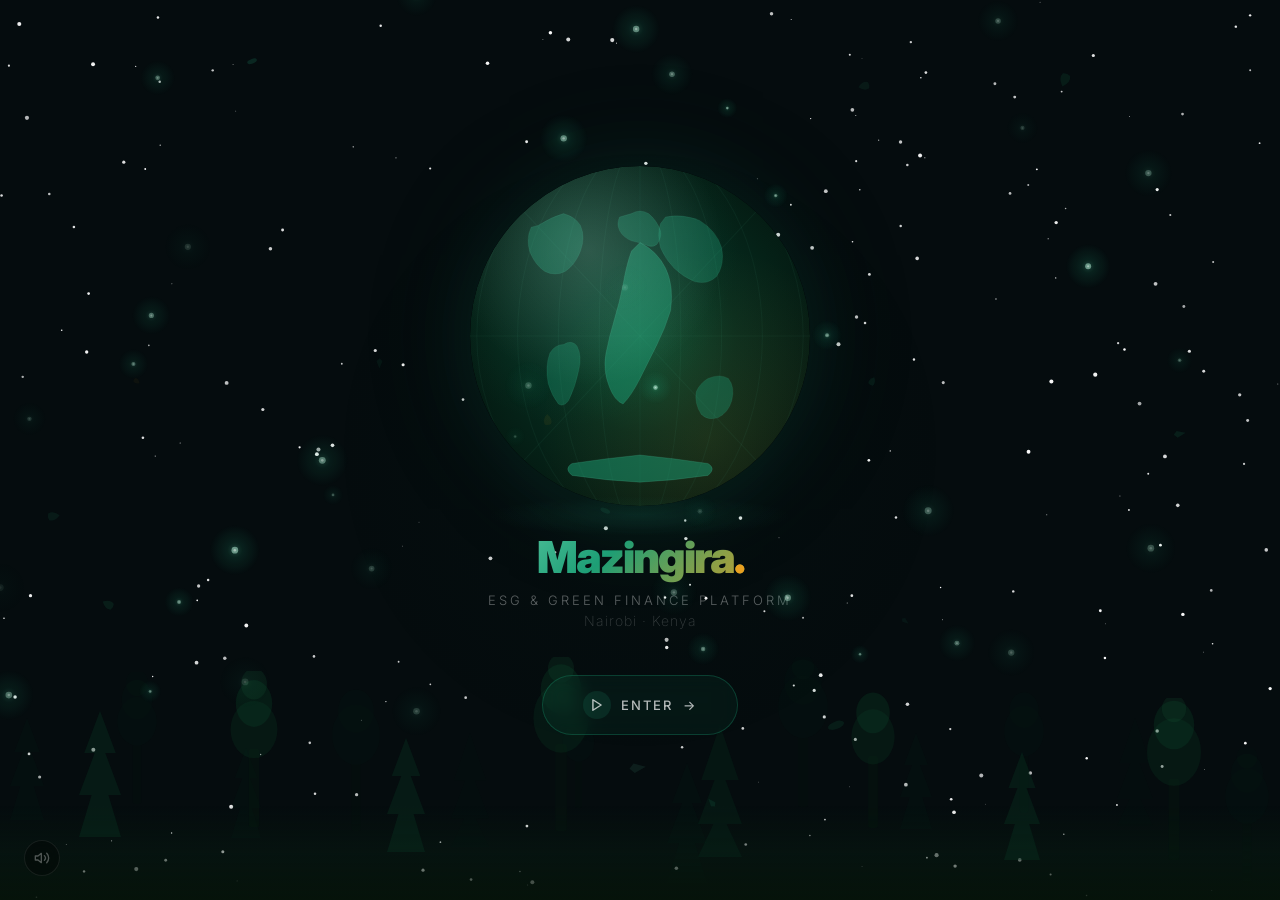
<file: index.html>
<!DOCTYPE html>
<html lang="en">
<head>
<meta charset="UTF-8">
<meta name="viewport" content="width=device-width, initial-scale=1.0">
<title>Mazingira — Enter</title>
<link rel="preconnect" href="https://fonts.googleapis.com">
<link href="https://fonts.googleapis.com/css2?family=Inter:wght@200;300;400;500;600;700;800;900&display=swap" rel="stylesheet">
<style>
  *, *::before, *::after { box-sizing: border-box; margin: 0; padding: 0; }
  html, body {
    height: 100%;
    font-family: 'Inter', system-ui, sans-serif;
    background: #050c0e;
    color: #fff;
    overflow: hidden;
    user-select: none;
  }

  /* ── STARFIELD ──────────────────────────── */
  #stars-canvas {
    position: fixed; inset: 0; z-index: 0;
    width: 100%; height: 100%;
  }

  /* ── LAYOUT ─────────────────────────────── */
  .hero {
    position: relative; z-index: 4;
    display: flex; flex-direction: column;
    align-items: center; justify-content: center;
    min-height: 100vh;
    padding: 40px 24px;
  }

  /* ── AMBIENT GLOW ───────────────────────── */
  .ambient-glow {
    position: fixed;
    top: 50%; left: 50%;
    width: 80vmin; height: 80vmin;
    transform: translate(-50%, -50%);
    border-radius: 50%;
    background: radial-gradient(circle, rgba(29,158,117,0.06) 0%, rgba(10,60,40,0.03) 30%, transparent 60%);
    z-index: 0;
    pointer-events: none;
    animation: ambientPulse 6s ease-in-out infinite;
  }

  @keyframes ambientPulse {
    0%, 100% { opacity: 0.5; transform: translate(-50%, -50%) scale(1); }
    50% { opacity: 1; transform: translate(-50%, -50%) scale(1.08); }
  }

  /* ── GLOBE ──────────────────────────────── */
  .globe-wrap {
    position: relative;
    width: 340px; height: 340px;
    margin: 0 auto;
    animation: globeEntry 2s cubic-bezier(.22,.61,.36,1) 0.3s both;
  }

  .globe {
    width: 100%; height: 100%;
    border-radius: 50%;
    position: relative;
    overflow: hidden;
    cursor: pointer;
    box-shadow:
      0 0 80px rgba(29,158,117,0.12),
      0 0 160px rgba(29,158,117,0.06),
      inset 0 -40px 80px rgba(0,0,0,0.4);
  }

  .globe-inner {
    width: 100%; height: 100%;
    border-radius: 50%;
    background:
      radial-gradient(ellipse at 30% 20%, rgba(29,158,117,0.18) 0%, transparent 50%),
      radial-gradient(ellipse at 70% 80%, rgba(232,160,32,0.10) 0%, transparent 50%),
      radial-gradient(circle at 50% 50%, #0a4d35 0%, #062b1e 40%, #030f0a 100%);
    animation: rotateGlobe 25s linear infinite;
    position: relative;
    overflow: hidden;
  }

  /* Atmosphere ring */
  .globe::before {
    content: '';
    position: absolute; inset: -4px;
    border-radius: 50%;
    border: 1px solid rgba(29,158,117,0.08);
    z-index: 6;
    animation: atmospherePulse 5s ease-in-out infinite;
  }

  .globe-inner::before {
    content: '';
    position: absolute; inset: 0;
    border-radius: 50%;
    background: radial-gradient(circle at 35% 25%, rgba(255,255,255,0.15) 0%, transparent 40%);
    z-index: 5;
    animation: sheen 10s ease-in-out infinite;
  }

  .globe-shadow {
    position: absolute;
    bottom: -30px; left: 5%; right: 5%;
    height: 40px;
    background: radial-gradient(ellipse, rgba(29,158,117,0.12) 0%, transparent 70%);
    animation: pulseGlow 4s ease-in-out infinite;
  }

  /* ── CONTINENTS ─────────────────────────── */
  .continents {
    position: absolute; inset: 0;
    width: 100%; height: 100%;
    z-index: 2;
    animation: rotateGlobe 25s linear infinite;
  }
  .continents svg { width: 100%; height: 100%; }
  .land-mass {
    fill: rgba(29,158,117,0.35);
    stroke: rgba(93,202,165,0.12);
    stroke-width: 0.5;
  }
  .land-mass-bright {
    fill: rgba(29,158,117,0.50);
    stroke: rgba(93,202,165,0.2);
    stroke-width: 0.5;
  }

  .grid-lines {
    position: absolute; inset: -10%;
    width: 120%; height: 120%;
    z-index: 1;
    animation: rotateGlobe 25s linear infinite;
  }
  .grid-lines svg { width: 100%; height: 100%; }
  .grid-line {
    fill: none;
    stroke: rgba(93,202,165,0.05);
    stroke-width: 0.5;
  }

  /* ── FOREST (Background Layer) ──────────── */
  .forest-layer {
    position: fixed;
    bottom: 0; left: 0; right: 0;
    height: 45vh;
    z-index: 1;
    pointer-events: none;
    overflow: hidden;
  }

  .forest-bg {
    position: absolute;
    bottom: 0; left: -2%; right: -2%;
    height: 75%;
    display: flex;
    align-items: flex-end;
    justify-content: space-around;
    opacity: 0.4;
  }

  .forest-bg-tree {
    flex-shrink: 0;
    opacity: 0;
    animation: treeFadeIn 2s cubic-bezier(.22,.61,.36,1) forwards;
  }
  .forest-bg-tree:nth-child(1) { animation-delay: 1.0s; height: 60%; }
  .forest-bg-tree:nth-child(2) { animation-delay: 1.3s; height: 75%; }
  .forest-bg-tree:nth-child(3) { animation-delay: 0.9s; height: 50%; }
  .forest-bg-tree:nth-child(4) { animation-delay: 1.5s; height: 70%; }
  .forest-bg-tree:nth-child(5) { animation-delay: 1.1s; height: 55%; }
  .forest-bg-tree:nth-child(6) { animation-delay: 1.4s; height: 65%; }
  .forest-bg-tree:nth-child(7) { animation-delay: 0.8s; height: 45%; }
  .forest-bg-tree:nth-child(8) { animation-delay: 1.2s; height: 80%; }
  .forest-bg-tree:nth-child(9) { animation-delay: 1.6s; height: 55%; }
  .forest-bg-tree:nth-child(10) { animation-delay: 1.0s; height: 70%; }
  .forest-bg-tree:nth-child(11) { animation-delay: 1.3s; height: 60%; }
  .forest-bg-tree:nth-child(12) { animation-delay: 0.7s; height: 50%; }

  .forest-bg-tree svg {
    height: auto;
    transform-origin: bottom center;
    animation: treeSwayBg 6s ease-in-out infinite;
  }
  .forest-bg-tree:nth-child(odd) svg { animation-delay: 0s; }
  .forest-bg-tree:nth-child(even) svg { animation-delay: 3s; }

  /* ── FOREST (Foreground Layer) ──────────── */
  .forest-fg {
    position: fixed;
    bottom: 0; left: 0; right: 0;
    height: 30vh;
    z-index: 2;
    pointer-events: none;
    overflow: hidden;
  }

  .forest-fg-scene {
    position: absolute;
    bottom: 0; left: 0; right: 0;
    height: 100%;
    display: flex;
    align-items: flex-end;
    justify-content: space-around;
    padding: 0 2%;
  }

  .forest-fg-tree {
    flex-shrink: 0;
    opacity: 0;
    animation: treeFadeIn 1.5s cubic-bezier(.22,.61,.36,1) forwards;
  }
  .forest-fg-tree:nth-child(1) { animation-delay: 1.6s; height: 70%; }
  .forest-fg-tree:nth-child(2) { animation-delay: 1.9s; height: 85%; }
  .forest-fg-tree:nth-child(3) { animation-delay: 1.5s; height: 60%; }
  .forest-fg-tree:nth-child(4) { animation-delay: 2.1s; height: 90%; }
  .forest-fg-tree:nth-child(5) { animation-delay: 1.7s; height: 65%; }
  .forest-fg-tree:nth-child(6) { animation-delay: 2.0s; height: 80%; }
  .forest-fg-tree:nth-child(7) { animation-delay: 1.4s; height: 55%; }
  .forest-fg-tree:nth-child(8) { animation-delay: 1.8s; height: 75%; }

  .forest-fg-tree svg {
    height: auto;
    transform-origin: bottom center;
    animation: treeSwayFg 4s ease-in-out infinite;
  }
  .forest-fg-tree:nth-child(odd) svg { animation-delay: 0s; }
  .forest-fg-tree:nth-child(even) svg { animation-delay: 2s; }

  .forest-ground-glow {
    position: absolute;
    bottom: 0; left: -5%; right: -5%;
    height: 35%;
    background: linear-gradient(to top, rgba(6,20,10,0.9) 0%, rgba(8,30,18,0.4) 50%, transparent 100%);
    z-index: -1;
  }

  /* ── SIDE PALM TREES ────────────────────── */
  .tree-side {
    position: fixed;
    bottom: 0;
    z-index: 3;
    pointer-events: none;
    opacity: 0;
    animation: treeFadeIn 2.5s cubic-bezier(.22,.61,.36,1) 1.0s forwards;
  }
  .tree-side.left {
    left: -20px;
    transform-origin: bottom center;
    animation: treeSwaySide 6s ease-in-out infinite;
  }
  .tree-side.right {
    right: -20px;
    transform-origin: bottom center;
    animation: treeSwaySide 6s ease-in-out 3s infinite;
  }
  .tree-side svg { height: auto; display: block; }

  /* ── BRAND & TEXT ───────────────────────── */
  .intro-brand {
    text-align: center;
    margin-top: 24px;
    margin-bottom: 10px;
  }

  .intro-brand-name {
    font-size: 44px; font-weight: 900;
    letter-spacing: -2px;
    background: linear-gradient(135deg, #5DCAA5 0%, #1D9E75 40%, #E8A020 100%);
    -webkit-background-clip: text;
    -webkit-text-fill-color: transparent;
    background-clip: text;
    opacity: 0;
    animation: textReveal 1.4s cubic-bezier(.22,.61,.36,1) 1.0s both;
  }
  .intro-brand-name span { 
    background: none;
    -webkit-text-fill-color: #E8A020;
    color: #E8A020;
  }

  .intro-tagline {
    font-size: 13px;
    color: rgba(255,255,255,0.35);
    letter-spacing: 3px;
    text-transform: uppercase;
    font-weight: 300;
    margin-top: 8px;
    opacity: 0;
    animation: textReveal 1.2s cubic-bezier(.22,.61,.36,1) 1.6s both;
  }

  .intro-sub {
    font-size: 14px;
    color: rgba(255,255,255,0.2);
    letter-spacing: 1px;
    font-weight: 200;
    margin-top: 4px;
    opacity: 0;
    animation: textReveal 1.2s cubic-bezier(.22,.61,.36,1) 1.9s both;
  }

  /* ── ENTER BUTTON ───────────────────────── */
  .enter-wrap {
    margin-top: 36px;
    opacity: 0;
    animation: fadeInUp 1s cubic-bezier(.22,.61,.36,1) 2.3s both;
  }

  .btn-enter {
    display: inline-flex;
    align-items: center;
    gap: 10px;
    padding: 15px 40px;
    border: 1px solid rgba(29,158,117,0.3);
    border-radius: 99px;
    font-size: 13px;
    font-weight: 500;
    font-family: 'Inter', sans-serif;
    letter-spacing: 2px;
    text-transform: uppercase;
    color: rgba(255,255,255,0.7);
    background: rgba(29,158,117,0.08);
    backdrop-filter: blur(10px);
    cursor: pointer;
    transition: all 0.4s cubic-bezier(.22,.61,.36,1);
    position: relative;
    overflow: hidden;
    outline: none;
  }

  .btn-enter::before {
    content: '';
    position: absolute; inset: 0;
    border-radius: 99px;
    background: linear-gradient(135deg, rgba(29,158,117,0.15) 0%, rgba(232,160,32,0.08) 100%);
    opacity: 0;
    transition: opacity 0.4s ease;
  }

  .btn-enter:hover {
    border-color: rgba(29,158,117,0.6);
    color: #fff;
    transform: translateY(-2px);
    box-shadow: 0 8px 32px rgba(29,158,117,0.15), 0 0 60px rgba(29,158,117,0.05);
  }

  .btn-enter:hover::before {
    opacity: 1;
  }

  .btn-enter:active {
    transform: scale(0.97);
  }

  .btn-enter:focus-visible {
    outline: none;
    border-color: rgba(29,158,117,0.8);
    box-shadow: 0 0 0 3px rgba(29,158,117,0.2);
  }

  .btn-enter .arrow {
    display: inline-block;
    transition: transform 0.3s ease;
  }

  .btn-enter:hover .arrow {
    transform: translateX(4px);
  }

  .btn-enter .icon-circle {
    width: 28px; height: 28px;
    border-radius: 50%;
    background: rgba(29,158,117,0.15);
    display: inline-flex;
    align-items: center;
    justify-content: center;
    transition: all 0.3s ease;
  }

  .btn-enter:hover .icon-circle {
    background: rgba(29,158,117,0.3);
    box-shadow: 0 0 20px rgba(29,158,117,0.15);
  }

  /* Button pulse ring */
  .btn-enter .pulse-ring {
    position: absolute;
    inset: -4px;
    border-radius: 99px;
    border: 1px solid rgba(29,158,117,0.1);
    animation: btnPulse 3s ease-in-out infinite;
    pointer-events: none;
  }

  @keyframes btnPulse {
    0%, 100% { opacity: 0.3; transform: scale(1); }
    50% { opacity: 0; transform: scale(1.05); }
  }

  /* ── FIREFLY PARTICLES ──────────────────── */
  #fireflies-canvas {
    position: fixed; inset: 0; z-index: 5;
    width: 100%; height: 100%;
    pointer-events: none;
  }

  /* ── LEAF PARTICLES ─────────────────────── */
  #leaves-canvas {
    position: fixed; inset: 0; z-index: 6;
    width: 100%; height: 100%;
    pointer-events: none;
  }

  /* ── TRANSITION OVERLAY ─────────────────── */
  .transition-overlay {
    position: fixed; inset: 0; z-index: 9999;
    background: #050c0e;
    display: flex;
    align-items: center;
    justify-content: center;
    opacity: 0;
    pointer-events: none;
    transition: opacity 0.8s ease;
  }
  .transition-overlay.active {
    opacity: 1;
    pointer-events: auto;
  }
  .transition-overlay .globe-mini {
    width: 60px; height: 60px;
    border-radius: 50%;
    background: radial-gradient(circle at 50% 50%, #0a4d35 0%, #062b1e 40%, #030f0a 100%);
    box-shadow: 0 0 40px rgba(29,158,117,0.3);
    animation: rotateGlobe 2s linear infinite;
    position: relative;
    overflow: hidden;
  }
  .transition-overlay .globe-mini::before {
    content: '';
    position: absolute; inset: 0;
    border-radius: 50%;
    background: radial-gradient(circle at 35% 25%, rgba(255,255,255,0.15) 0%, transparent 40%);
  }

  /* ── KEYFRAMES ──────────────────────────── */
  @keyframes rotateGlobe {
    from { transform: rotate(0deg); }
    to { transform: rotate(360deg); }
  }
  @keyframes sheen {
    0%, 100% { opacity: 0.4; transform: scale(1); }
    50% { opacity: 0.8; transform: scale(1.03); }
  }
  @keyframes atmospherePulse {
    0%, 100% { opacity: 0.4; transform: scale(1); }
    50% { opacity: 0.8; transform: scale(1.02); }
  }
  @keyframes pulseGlow {
    0%, 100% { opacity: 0.3; transform: scaleX(1); }
    50% { opacity: 0.6; transform: scaleX(1.3); }
  }
  @keyframes fadeInUp {
    from { opacity: 0; transform: translateY(20px); }
    to { opacity: 1; transform: translateY(0); }
  }
  @keyframes globeEntry {
    from { opacity: 0; transform: scale(0.7) translateY(20px); }
    to { opacity: 1; transform: scale(1) translateY(0); }
  }
  @keyframes textReveal {
    from { opacity: 0; transform: translateY(15px); }
    to { opacity: 1; transform: translateY(0); }
  }
  @keyframes treeFadeIn {
    from { opacity: 0; transform: translateY(15px); }
    to { opacity: 1; transform: translateY(0); }
  }
  @keyframes treeSwayBg {
    0%, 100% { transform: rotate(0deg); }
    25% { transform: rotate(0.4deg); }
    75% { transform: rotate(-0.4deg); }
  }
  @keyframes treeSwayFg {
    0%, 100% { transform: rotate(0deg); }
    25% { transform: rotate(0.6deg); }
    75% { transform: rotate(-0.6deg); }
  }
  @keyframes treeSwaySide {
    0%, 100% { transform: rotate(0deg); }
    25% { transform: rotate(0.7deg); }
    75% { transform: rotate(-0.7deg); }
  }
  @keyframes fireflyFloat {
    0%, 100% { opacity: 0.2; transform: translateY(0) scale(1); }
    50% { opacity: 0.8; transform: translateY(-8px) scale(1.2); }
  }

  /* ── AUDIO TOGGLE ────────────────────────── */
  .audio-toggle {
    position: fixed;
    bottom: 24px; left: 24px;
    z-index: 999;
    width: 36px; height: 36px;
    border-radius: 50%;
    border: 1px solid rgba(255,255,255,0.08);
    background: rgba(0,0,0,0.3);
    backdrop-filter: blur(8px);
    cursor: pointer;
    display: flex;
    align-items: center;
    justify-content: center;
    transition: all 0.3s ease;
    opacity: 0;
    animation: fadeInUp 1s cubic-bezier(.22,.61,.36,1) 3.0s both;
    color: rgba(255,255,255,0.3);
  }
  .audio-toggle:hover {
    border-color: rgba(29,158,117,0.3);
    color: rgba(255,255,255,0.6);
    background: rgba(29,158,117,0.1);
    box-shadow: 0 0 15px rgba(29,158,117,0.08);
  }
  .audio-toggle svg { display: block; }
  .audio-toggle .icon-off { display: none; }
  .audio-toggle.muted .icon-on { display: none; }
  .audio-toggle.muted .icon-off { display: block; }

  @media (max-width: 768px) {
    .globe-wrap { width: 220px; height: 220px; margin-bottom: 0; }
    .intro-brand-name { font-size: 30px; letter-spacing: -1px; }
    .intro-tagline { font-size: 11px; letter-spacing: 2px; }
    .forest-layer { height: 30vh; }
    .forest-fg { height: 20vh; }
    .forest-bg-tree:nth-child(n+8) { display: none; }
    .forest-fg-tree:nth-child(n+6) { display: none; }
    .tree-side { display: none; }
    .btn-enter { padding: 12px 28px; font-size: 12px; }
  }

  @media (max-width: 480px) {
    .globe-wrap { width: 160px; height: 160px; }
    .intro-brand-name { font-size: 24px; }
    .forest-bg-tree:nth-child(n+5) { display: none; }
    .forest-fg-tree:nth-child(n+4) { display: none; }
    .btn-enter { padding: 10px 22px; font-size: 11px; gap: 6px; }
  }
</style>
</head>
<body>

<!-- ── STARFIELD ── -->
<canvas id="stars-canvas"></canvas>

<!-- ── AMBIENT GLOW ── -->
<div class="ambient-glow"></div>

<!-- ── BACKGROUND FOREST ── -->
<div class="forest-layer">
  <div class="forest-bg">
    <div class="forest-bg-tree">
      <svg viewBox="0 0 40 120" width="34" height="100%" xmlns="http://www.w3.org/2000/svg">
        <polygon points="20,0 5,40 15,40 0,80 12,80 0,120 40,120 28,80 40,80 25,40 35,40" fill="rgba(10,55,35,0.18)"/>
      </svg>
    </div>
    <div class="forest-bg-tree">
      <svg viewBox="0 0 40 120" width="44" height="100%" xmlns="http://www.w3.org/2000/svg">
        <rect x="16" y="60" width="8" height="60" fill="rgba(6,25,15,0.2)" rx="2"/>
        <ellipse cx="20" cy="45" rx="18" ry="22" fill="rgba(10,55,35,0.15)"/>
        <ellipse cx="20" cy="25" rx="14" ry="18" fill="rgba(15,75,45,0.12)"/>
        <ellipse cx="20" cy="10" rx="10" ry="12" fill="rgba(20,95,55,0.08)"/>
      </svg>
    </div>
    <div class="forest-bg-tree">
      <svg viewBox="0 0 40 120" width="30" height="100%" xmlns="http://www.w3.org/2000/svg">
        <polygon points="20,0 5,40 15,40 0,80 12,80 0,120 40,120 28,80 40,80 25,40 35,40" fill="rgba(10,55,35,0.18)"/>
      </svg>
    </div>
    <div class="forest-bg-tree">
      <svg viewBox="0 0 40 120" width="48" height="100%" xmlns="http://www.w3.org/2000/svg">
        <rect x="16" y="60" width="8" height="60" fill="rgba(6,25,15,0.2)" rx="2"/>
        <ellipse cx="20" cy="40" rx="20" ry="25" fill="rgba(10,55,35,0.15)"/>
        <ellipse cx="20" cy="20" rx="15" ry="18" fill="rgba(15,75,45,0.12)"/>
      </svg>
    </div>
    <div class="forest-bg-tree">
      <svg viewBox="0 0 40 120" width="38" height="100%" xmlns="http://www.w3.org/2000/svg">
        <polygon points="20,0 3,50 15,50 0,90 14,90 0,120 40,120 26,90 40,90 25,50 37,50" fill="rgba(8,45,30,0.16)"/>
      </svg>
    </div>
    <div class="forest-bg-tree">
      <svg viewBox="0 0 40 120" width="35" height="100%" xmlns="http://www.w3.org/2000/svg">
        <rect x="16" y="60" width="8" height="60" fill="rgba(6,25,15,0.2)" rx="2"/>
        <ellipse cx="20" cy="45" rx="18" ry="22" fill="rgba(10,55,35,0.15)"/>
        <ellipse cx="20" cy="25" rx="14" ry="18" fill="rgba(15,75,45,0.12)"/>
      </svg>
    </div>
    <div class="forest-bg-tree">
      <svg viewBox="0 0 40 120" width="40" height="100%" xmlns="http://www.w3.org/2000/svg">
        <polygon points="20,0 5,40 15,40 0,80 12,80 0,120 40,120 28,80 40,80 25,40 35,40" fill="rgba(10,55,35,0.18)"/>
      </svg>
    </div>
    <div class="forest-bg-tree">
      <svg viewBox="0 0 40 120" width="50" height="100%" xmlns="http://www.w3.org/2000/svg">
        <rect x="16" y="60" width="8" height="60" fill="rgba(6,25,15,0.2)" rx="2"/>
        <ellipse cx="20" cy="40" rx="20" ry="25" fill="rgba(10,55,35,0.15)"/>
        <ellipse cx="20" cy="20" rx="15" ry="18" fill="rgba(15,75,45,0.12)"/>
        <ellipse cx="20" cy="8" rx="9" ry="10" fill="rgba(20,95,55,0.08)"/>
      </svg>
    </div>
    <div class="forest-bg-tree">
      <svg viewBox="0 0 40 120" width="32" height="100%" xmlns="http://www.w3.org/2000/svg">
        <polygon points="20,0 5,40 15,40 0,80 12,80 0,120 40,120 28,80 40,80 25,40 35,40" fill="rgba(10,55,35,0.18)"/>
      </svg>
    </div>
    <div class="forest-bg-tree">
      <svg viewBox="0 0 40 120" width="42" height="100%" xmlns="http://www.w3.org/2000/svg">
        <rect x="16" y="60" width="8" height="60" fill="rgba(6,25,15,0.2)" rx="2"/>
        <ellipse cx="20" cy="42" rx="19" ry="24" fill="rgba(10,55,35,0.15)"/>
        <ellipse cx="20" cy="22" rx="14" ry="17" fill="rgba(15,75,45,0.12)"/>
      </svg>
    </div>
    <div class="forest-bg-tree">
      <svg viewBox="0 0 40 120" width="36" height="100%" xmlns="http://www.w3.org/2000/svg">
        <polygon points="20,0 3,50 15,50 0,90 14,90 0,120 40,120 26,90 40,90 25,50 37,50" fill="rgba(8,45,30,0.16)"/>
      </svg>
    </div>
    <div class="forest-bg-tree">
      <svg viewBox="0 0 40 120" width="46" height="100%" xmlns="http://www.w3.org/2000/svg">
        <rect x="16" y="60" width="8" height="60" fill="rgba(6,25,15,0.2)" rx="2"/>
        <ellipse cx="20" cy="42" rx="19" ry="24" fill="rgba(10,55,35,0.15)"/>
        <ellipse cx="20" cy="22" rx="14" ry="17" fill="rgba(15,75,45,0.12)"/>
        <ellipse cx="20" cy="8" rx="9" ry="10" fill="rgba(20,95,55,0.08)"/>
      </svg>
    </div>
  </div>
</div>

<!-- ── SIDE TREES ── -->
<div class="tree-side left">
  <svg width="180" height="450" viewBox="0 0 180 450" xmlns="http://www.w3.org/2000/svg">
    <rect x="76" y="220" width="28" height="230" fill="rgba(6,30,18,0.25)" rx="4"/>
    <ellipse cx="90" cy="200" rx="60" ry="55" fill="rgba(6,43,30,0.12)"/>
    <ellipse cx="90" cy="155" rx="50" ry="50" fill="rgba(10,60,40,0.12)"/>
    <ellipse cx="90" cy="115" rx="38" ry="38" fill="rgba(15,80,50,0.10)"/>
    <ellipse cx="90" cy="80" rx="28" ry="30" fill="rgba(20,100,60,0.08)"/>
  </svg>
</div>

<div class="tree-side right">
  <svg width="160" height="420" viewBox="0 0 160 420" xmlns="http://www.w3.org/2000/svg">
    <rect x="62" y="200" width="24" height="220" fill="rgba(6,30,18,0.25)" rx="4"/>
    <ellipse cx="74" cy="180" rx="55" ry="52" fill="rgba(6,43,30,0.12)"/>
    <ellipse cx="74" cy="135" rx="45" ry="46" fill="rgba(10,60,40,0.12)"/>
    <ellipse cx="74" cy="95" rx="34" ry="36" fill="rgba(15,80,50,0.10)"/>
    <ellipse cx="74" cy="65" rx="24" ry="26" fill="rgba(20,100,60,0.08)"/>
  </svg>
</div>

<!-- ── FOREGROUND FOREST ── -->
<div class="forest-fg">
  <div class="forest-ground-glow"></div>
  <div class="forest-fg-scene">
    <div class="forest-fg-tree">
      <svg viewBox="0 0 40 120" width="42" height="100%" xmlns="http://www.w3.org/2000/svg">
        <polygon points="20,0 5,40 15,40 0,80 12,80 0,120 40,120 28,80 40,80 25,40 35,40" fill="rgba(10,55,35,0.35)"/>
      </svg>
    </div>
    <div class="forest-fg-tree">
      <svg viewBox="0 0 40 120" width="52" height="100%" xmlns="http://www.w3.org/2000/svg">
        <rect x="16" y="60" width="8" height="60" fill="rgba(6,25,15,0.35)" rx="2"/>
        <ellipse cx="20" cy="45" rx="18" ry="22" fill="rgba(10,55,35,0.30)"/>
        <ellipse cx="20" cy="25" rx="14" ry="18" fill="rgba(15,75,45,0.25)"/>
        <ellipse cx="20" cy="10" rx="10" ry="12" fill="rgba(20,95,55,0.18)"/>
      </svg>
    </div>
    <div class="forest-fg-tree">
      <svg viewBox="0 0 40 120" width="38" height="100%" xmlns="http://www.w3.org/2000/svg">
        <polygon points="20,0 5,40 15,40 0,80 12,80 0,120 40,120 28,80 40,80 25,40 35,40" fill="rgba(10,55,35,0.35)"/>
      </svg>
    </div>
    <div class="forest-fg-tree">
      <svg viewBox="0 0 40 120" width="58" height="100%" xmlns="http://www.w3.org/2000/svg">
        <rect x="16" y="60" width="8" height="60" fill="rgba(6,25,15,0.35)" rx="2"/>
        <ellipse cx="20" cy="42" rx="19" ry="24" fill="rgba(10,55,35,0.30)"/>
        <ellipse cx="20" cy="22" rx="14" ry="17" fill="rgba(15,75,45,0.25)"/>
        <ellipse cx="20" cy="8" rx="9" ry="10" fill="rgba(20,95,55,0.18)"/>
      </svg>
    </div>
    <div class="forest-fg-tree">
      <svg viewBox="0 0 40 120" width="44" height="100%" xmlns="http://www.w3.org/2000/svg">
        <polygon points="20,0 3,50 15,50 0,90 14,90 0,120 40,120 26,90 40,90 25,50 37,50" fill="rgba(8,45,30,0.32)"/>
      </svg>
    </div>
    <div class="forest-fg-tree">
      <svg viewBox="0 0 40 120" width="48" height="100%" xmlns="http://www.w3.org/2000/svg">
        <rect x="16" y="60" width="8" height="60" fill="rgba(6,25,15,0.35)" rx="2"/>
        <ellipse cx="20" cy="44" rx="18" ry="23" fill="rgba(10,55,35,0.30)"/>
        <ellipse cx="20" cy="24" rx="14" ry="17" fill="rgba(15,75,45,0.25)"/>
      </svg>
    </div>
    <div class="forest-fg-tree">
      <svg viewBox="0 0 40 120" width="36" height="100%" xmlns="http://www.w3.org/2000/svg">
        <polygon points="20,0 5,40 15,40 0,80 12,80 0,120 40,120 28,80 40,80 25,40 35,40" fill="rgba(10,55,35,0.35)"/>
      </svg>
    </div>
    <div class="forest-fg-tree">
      <svg viewBox="0 0 40 120" width="54" height="100%" xmlns="http://www.w3.org/2000/svg">
        <rect x="16" y="60" width="8" height="60" fill="rgba(6,25,15,0.35)" rx="2"/>
        <ellipse cx="20" cy="40" rx="20" ry="25" fill="rgba(10,55,35,0.30)"/>
        <ellipse cx="20" cy="20" rx="15" ry="18" fill="rgba(15,75,45,0.25)"/>
        <ellipse cx="20" cy="8" rx="9" ry="10" fill="rgba(20,95,55,0.18)"/>
      </svg>
    </div>
  </div>
</div>

<!-- ── HERO CONTENT ── -->
<div class="hero">
  <div class="globe-wrap">
    <div class="globe">
      <div class="globe-inner">
        <div class="grid-lines">
          <svg viewBox="0 0 200 200" xmlns="http://www.w3.org/2000/svg">
            <ellipse class="grid-line" cx="100" cy="100" rx="95" ry="95"/>
            <ellipse class="grid-line" cx="100" cy="100" rx="80" ry="95"/>
            <ellipse class="grid-line" cx="100" cy="100" rx="60" ry="95"/>
            <ellipse class="grid-line" cx="100" cy="100" rx="40" ry="95"/>
            <ellipse class="grid-line" cx="100" cy="100" rx="20" ry="95"/>
            <line class="grid-line" x1="5" y1="100" x2="195" y2="100"/>
            <line class="grid-line" x1="100" y1="5" x2="100" y2="195"/>
            <line class="grid-line" x1="30" y1="25" x2="170" y2="175"/>
            <line class="grid-line" x1="30" y1="175" x2="170" y2="25"/>
          </svg>
        </div>
        <div class="continents">
          <svg viewBox="0 0 200 200" xmlns="http://www.w3.org/2000/svg">
            <path class="land-mass-bright" d="M100 45 Q110 50 115 60 Q120 70 118 85 Q115 95 110 105 Q105 115 100 125 Q95 135 90 140 Q85 138 82 130 Q78 120 80 110 Q82 100 85 90 Q88 80 90 70 Q92 58 95 50 Z"/>
            <path class="land-mass" d="M95 28 Q100 25 105 28 Q110 32 112 38 Q113 42 110 46 Q108 48 105 47 Q100 45 95 44 Q90 42 88 38 Q86 34 88 30 Z"/>
            <path class="land-mass" d="M40 35 Q48 30 55 28 Q62 30 65 35 Q68 42 65 50 Q62 58 56 62 Q50 65 44 62 Q38 58 35 50 Q33 42 36 36 Z"/>
            <path class="land-mass" d="M55 105 Q60 102 63 106 Q66 112 64 120 Q62 130 58 138 Q55 142 52 140 Q48 135 46 128 Q44 118 47 110 Q50 105 55 105 Z"/>
            <path class="land-mass" d="M115 30 Q125 28 135 32 Q145 38 148 48 Q150 58 145 65 Q140 70 132 68 Q125 65 120 60 Q115 55 112 48 Q110 40 112 34 Z"/>
            <path class="land-mass" d="M140 125 Q147 122 152 125 Q156 130 154 138 Q152 145 146 148 Q140 150 136 146 Q132 140 133 133 Q135 128 140 125 Z"/>
            <path class="land-mass-bright" d="M60 175 Q80 172 100 170 Q120 172 140 175 Q145 178 140 182 Q120 185 100 186 Q80 185 60 182 Q55 178 60 175 Z"/>
          </svg>
        </div>
      </div>
    </div>
    <div class="globe-shadow"></div>
  </div>

  <div class="intro-brand">
    <div class="intro-brand-name">Mazingira<span>.</span></div>
    <div class="intro-tagline">ESG &amp; Green Finance Platform</div>
    <div class="intro-sub">Nairobi · Kenya</div>
  </div>

  <div class="enter-wrap">
    <button class="btn-enter" id="enter-btn" onclick="handleEnter()">
      <span class="pulse-ring"></span>
      <span class="icon-circle">
        <svg width="14" height="14" viewBox="0 0 24 24" fill="none" stroke="currentColor" stroke-width="2.5" stroke-linecap="round" stroke-linejoin="round">
          <polygon points="5 3 19 12 5 21 5 3"/>
        </svg>
      </span>
      <span>Enter</span>
      <span class="arrow">→</span>
    </button>
  </div>
</div>

<!-- ── CANVASES ── -->
<canvas id="fireflies-canvas"></canvas>
<canvas id="leaves-canvas"></canvas>

<!-- ── AUDIO TOGGLE ── -->
<button class="audio-toggle" id="audio-toggle" title="Toggle ambient sound" aria-label="Toggle ambient sound">
  <svg class="icon-on" width="16" height="16" viewBox="0 0 24 24" fill="none" stroke="currentColor" stroke-width="2" stroke-linecap="round" stroke-linejoin="round">
    <polygon points="11 5 6 9 2 9 2 15 6 15 11 19 11 5"/>
    <path d="M15.54 8.46a5 5 0 0 1 0 7.07"/>
    <path d="M19.07 4.93a10 10 0 0 1 0 14.14"/>
  </svg>
  <svg class="icon-off" width="16" height="16" viewBox="0 0 24 24" fill="none" stroke="currentColor" stroke-width="2" stroke-linecap="round" stroke-linejoin="round">
    <polygon points="11 5 6 9 2 9 2 15 6 15 11 19 11 5"/>
    <line x1="23" y1="9" x2="17" y2="15"/>
    <line x1="17" y1="9" x2="23" y2="15"/>
  </svg>
</button>

<!-- ── TRANSITION OVERLAY ── -->
<div class="transition-overlay" id="transition-overlay">
  <div class="globe-mini"></div>
</div>

<script>
// ── STARFIELD ──────────────────────────────
(function() {
  var canvas = document.getElementById('stars-canvas');
  var ctx = canvas.getContext('2d');
  var stars = [];
  var W, H;

  function resize() {
    W = canvas.width = window.innerWidth;
    H = canvas.height = window.innerHeight;
  }
  resize();
  window.addEventListener('resize', resize);

  for (var i = 0; i < 250; i++) {
    stars.push({
      x: Math.random() * W,
      y: Math.random() * H,
      r: Math.random() * 1.8 + 0.3,
      a: Math.random(),
      s: Math.random() * 0.008 + 0.002
    });
  }

  function drawStars() {
    ctx.clearRect(0, 0, W, H);
    for (var i = 0; i < stars.length; i++) {
      var s = stars[i];
      s.a += s.s;
      var alpha = 0.2 + 0.8 * (0.5 + 0.5 * Math.sin(s.a));
      ctx.beginPath();
      ctx.arc(s.x, s.y, s.r, 0, Math.PI * 2);
      ctx.fillStyle = 'rgba(255,255,255,' + alpha + ')';
      ctx.fill();
    }
    requestAnimationFrame(drawStars);
  }
  drawStars();
})();

// ── FIREFLIES ──────────────────────────────
(function() {
  var canvas = document.getElementById('fireflies-canvas');
  var ctx = canvas.getContext('2d');
  var fireflies = [];
  var W, H;

  function resize() {
    W = canvas.width = window.innerWidth;
    H = canvas.height = window.innerHeight;
  }
  resize();
  window.addEventListener('resize', resize);

  for (var i = 0; i < 40; i++) {
    fireflies.push(createFirefly());
  }

  function createFirefly() {
    return {
      x: Math.random() * W,
      y: Math.random() * H * 0.8,
      size: 1.5 + Math.random() * 3,
      speedX: (Math.random() - 0.5) * 0.3,
      speedY: -(0.1 + Math.random() * 0.3),
      phase: Math.random() * Math.PI * 2,
      phaseSpeed: 0.01 + Math.random() * 0.03,
      twinkleSpeed: 0.02 + Math.random() * 0.04,
      twinkleOffset: Math.random() * Math.PI * 2,
      opacity: 0.2 + Math.random() * 0.4
    };
  }

  function drawFireflies() {
    ctx.clearRect(0, 0, W, H);
    for (var i = 0; i < fireflies.length; i++) {
      var f = fireflies[i];
      f.x += f.speedX + Math.sin(f.phase) * 0.2;
      f.y += f.speedY;
      f.phase += f.phaseSpeed;
      f.twinkleOffset += f.twinkleSpeed;

      if (f.y < -10) {
        fireflies[i] = createFirefly();
        fireflies[i].y = H + 10;
        continue;
      }
      if (f.x < -20) f.x = W + 10;
      if (f.x > W + 20) f.x = -10;

      var glow = 0.3 + 0.7 * (0.5 + 0.5 * Math.sin(f.twinkleOffset));

      // Glow halo
      var grad = ctx.createRadialGradient(f.x, f.y, 0, f.x, f.y, f.size * 6);
      grad.addColorStop(0, 'rgba(93,202,165,' + (f.opacity * glow * 0.6) + ')');
      grad.addColorStop(0.3, 'rgba(29,158,117,' + (f.opacity * glow * 0.3) + ')');
      grad.addColorStop(1, 'rgba(29,158,117,0)');
      ctx.fillStyle = grad;
      ctx.beginPath();
      ctx.arc(f.x, f.y, f.size * 6, 0, Math.PI * 2);
      ctx.fill();

      // Core dot
      ctx.beginPath();
      ctx.arc(f.x, f.y, f.size * 0.8, 0, Math.PI * 2);
      ctx.fillStyle = 'rgba(200,255,230,' + (f.opacity * glow) + ')';
      ctx.fill();

      // Inner bright core
      ctx.beginPath();
      ctx.arc(f.x, f.y, f.size * 0.3, 0, Math.PI * 2);
      ctx.fillStyle = 'rgba(255,255,255,' + (f.opacity * glow * 0.8) + ')';
      ctx.fill();
    }
    requestAnimationFrame(drawFireflies);
  }
  drawFireflies();
})();

// ── FLOATING LEAVES ────────────────────────
(function() {
  var canvas = document.getElementById('leaves-canvas');
  var ctx = canvas.getContext('2d');
  var leaves = [];
  var W, H;
  var LEAF_COLORS = [
    'rgba(29,158,117,0.35)',
    'rgba(93,202,165,0.25)',
    'rgba(26,130,90,0.3)',
    'rgba(45,180,130,0.2)',
    'rgba(20,110,75,0.25)',
    'rgba(232,160,32,0.15)'
  ];

  function resize() {
    W = canvas.width = window.innerWidth;
    H = canvas.height = window.innerHeight;
  }
  resize();
  window.addEventListener('resize', resize);

  function createLeaf() {
    return {
      x: Math.random() * W,
      y: -20 - Math.random() * H * 0.4,
      size: 4 + Math.random() * 8,
      speedX: -0.15 + Math.random() * 0.3,
      speedY: 0.25 + Math.random() * 0.5,
      rotation: Math.random() * Math.PI * 2,
      rotSpeed: (Math.random() - 0.5) * 0.015,
      wobbleOffset: Math.random() * Math.PI * 2,
      wobbleSpeed: 0.005 + Math.random() * 0.012,
      color: LEAF_COLORS[Math.floor(Math.random() * LEAF_COLORS.length)],
      opacity: 0.3 + Math.random() * 0.4,
      shape: Math.floor(Math.random() * 3),
      phase: Math.random() * Math.PI * 2
    };
  }

  for (var i = 0; i < 15; i++) {
    var l = createLeaf();
    l.y = Math.random() * H;
    leaves.push(l);
  }

  function drawLeaves() {
    ctx.clearRect(0, 0, W, H);
    if (leaves.length < 30 && Math.random() < 0.04) {
      leaves.push(createLeaf());
    }
    for (var i = 0; i < leaves.length; i++) {
      var l = leaves[i];
      l.x += l.speedX + Math.sin(l.wobbleOffset + l.phase) * 0.25;
      l.y += l.speedY;
      l.rotation += l.rotSpeed;
      l.wobbleOffset += l.wobbleSpeed;
      l.phase += 0.003;

      if (l.y > H + 20) { leaves[i] = createLeaf(); continue; }
      if (l.x < -30) l.x = W + 10;
      if (l.x > W + 30) l.x = -10;

      ctx.save();
      ctx.translate(l.x, l.y);
      ctx.rotate(l.rotation);
      ctx.globalAlpha = l.opacity;
      ctx.fillStyle = l.color;
      ctx.beginPath();

      if (l.shape === 0) {
        ctx.ellipse(0, 0, l.size, l.size * 0.45, 0, 0, Math.PI * 2);
      } else if (l.shape === 1) {
        ctx.moveTo(0, -l.size);
        ctx.quadraticCurveTo(l.size * 0.7, -l.size * 0.3, l.size * 0.4, l.size * 0.3);
        ctx.quadraticCurveTo(0, l.size * 0.5, -l.size * 0.4, l.size * 0.3);
        ctx.quadraticCurveTo(-l.size * 0.7, -l.size * 0.3, 0, -l.size);
      } else {
        ctx.moveTo(0, -l.size);
        ctx.lineTo(l.size * 0.4, 0);
        ctx.lineTo(0, l.size * 0.4);
        ctx.lineTo(-l.size * 0.4, 0);
        ctx.closePath();
      }
      ctx.fill();
      ctx.restore();
    }
    requestAnimationFrame(drawLeaves);
  }
  drawLeaves();
})();

// ── AMBIENT AUDIO ENGINE ───────────────────-
var AudioEngine = (function() {
  var ctx = null;
  var masterGain = null;
  var windGain = null;
  var started = false;
  var muted = false;
  var birdTimeouts = [];

  function init() {
    if (ctx) return;
    try {
      ctx = new (window.AudioContext || window.webkitAudioContext)();
      masterGain = ctx.createGain();
      masterGain.gain.value = 0.25;
      masterGain.connect(ctx.destination);

      createWind();
      createForestFloor();
      scheduleBirds();
    } catch(e) {
      console.warn('Web Audio not available:', e);
    }
  }

  // ── Noise buffer generator ──
  function createNoiseBuffer(length) {
    var buffer = ctx.createBuffer(1, length, ctx.sampleRate);
    var data = buffer.getChannelData(0);
    for (var i = 0; i < length; i++) {
      data[i] = Math.random() * 2 - 1;
    }
    return buffer;
  }

  // ── Wind layer: filtered white noise with LFO modulation ──
  function createWind() {
    var buffer = createNoiseBuffer(ctx.sampleRate * 3);
    var source = ctx.createBufferSource();
    source.buffer = buffer;
    source.loop = true;

    var lowpass = ctx.createBiquadFilter();
    lowpass.type = 'lowpass';
    lowpass.frequency.value = 250;
    lowpass.Q.value = 1.5;

    var highpass = ctx.createBiquadFilter();
    highpass.type = 'highpass';
    highpass.frequency.value = 40;

    // LFO to modulate filter cutoff (wind gusting)
    var lfo = ctx.createOscillator();
    lfo.type = 'sine';
    lfo.frequency.value = 0.08;
    var lfoGain = ctx.createGain();
    lfoGain.gain.value = 180;
    lfo.connect(lfoGain);
    lfoGain.connect(lowpass.frequency);
    lfo.start();

    // Second slower LFO for volume swells
    var lfo2 = ctx.createOscillator();
    lfo2.type = 'sine';
    lfo2.frequency.value = 0.035;
    var lfo2Gain = ctx.createGain();
    lfo2Gain.gain.value = 0.04;
    lfo2.connect(lfo2Gain);

    windGain = ctx.createGain();
    windGain.gain.value = 0.3;

    lfo2Gain.connect(windGain.gain);
    lfo2.start();

    source.connect(lowpass);
    lowpass.connect(highpass);
    highpass.connect(windGain);
    windGain.connect(masterGain);

    source.start();
  }

  // ── Forest floor: low rumble layer ──
  function createForestFloor() {
    var buffer = createNoiseBuffer(ctx.sampleRate * 4);
    var source = ctx.createBufferSource();
    source.buffer = buffer;
    source.loop = true;

    var lowpass = ctx.createBiquadFilter();
    lowpass.type = 'lowpass';
    lowpass.frequency.value = 90;
    lowpass.Q.value = 1.0;

    var gain = ctx.createGain();
    gain.gain.value = 0.15;

    source.connect(lowpass);
    lowpass.connect(gain);
    gain.connect(masterGain);

    source.start();
  }

  // ── Bird chirps via FM synthesis ──
  function createBirdChirp() {
    if (!ctx || muted) return;

    var now = ctx.currentTime;
    var carrier = ctx.createOscillator();
    carrier.type = 'sine';
    // Different pitch range
    carrier.frequency.value = 1800 + Math.random() * 1200;

    var modulator = ctx.createOscillator();
    modulator.type = 'sine';
    modulator.frequency.value = 5 + Math.random() * 8;

    var modGain = ctx.createGain();
    modGain.gain.value = 300 + Math.random() * 400;

    var chirpGain = ctx.createGain();
    chirpGain.gain.setValueAtTime(0, now);
    chirpGain.gain.linearRampToValueAtTime(0.06, now + 0.02);
    chirpGain.gain.linearRampToValueAtTime(0.04, now + 0.05);
    chirpGain.gain.exponentialRampToValueAtTime(0.001, now + 0.15);

    // Stereo positioning
    var pan = ctx.createStereoPanner();
    pan.pan.value = (Math.random() - 0.5) * 1.6;

    modulator.connect(modGain);
    modGain.connect(carrier.frequency);

    carrier.connect(chirpGain);
    chirpGain.connect(pan);
    pan.connect(masterGain);

    carrier.start(now);
    modulator.start(now);
    carrier.stop(now + 0.2);
    modulator.stop(now + 0.2);
  }

  function scheduleBirds() {
    if (!ctx) return;

    function nextBird() {
      if (!started) return;
      var delay = 3000 + Math.random() * 8000;
      var id = setTimeout(function() {
        createBirdChirp();
        if (started) nextBird();
      }, delay);
      birdTimeouts.push(id);
    }

    // First chirp after a short delay
    var firstDelay = setTimeout(function() {
      createBirdChirp();
      nextBird();
    }, 4000);
    birdTimeouts.push(firstDelay);
  }

  // ── Enter whoosh ──
  function playWhoosh() {
    if (!ctx) return;
    var now = ctx.currentTime;
    var bufferSize = ctx.sampleRate * 0.5;
    var buffer = ctx.createBuffer(1, bufferSize, ctx.sampleRate);
    var data = buffer.getChannelData(0);
    for (var i = 0; i < bufferSize; i++) {
      data[i] = (Math.random() * 2 - 1) * (1 - i / bufferSize);
    }
    var source = ctx.createBufferSource();
    source.buffer = buffer;

    var bandpass = ctx.createBiquadFilter();
    bandpass.type = 'bandpass';
    bandpass.frequency.setValueAtTime(120, now);
    bandpass.frequency.exponentialRampToValueAtTime(400, now + 0.4);
    bandpass.Q.value = 2;

    var gain = ctx.createGain();
    gain.gain.setValueAtTime(0, now);
    gain.gain.linearRampToValueAtTime(0.12, now + 0.05);
    gain.gain.exponentialRampToValueAtTime(0.001, now + 0.5);

    source.connect(bandpass);
    bandpass.connect(gain);
    gain.connect(masterGain);

    source.start(now);
    source.stop(now + 0.6);
  }

  // ── Fade out on transition ──
  function fadeOut(duration) {
    if (!ctx) return;
    var now = ctx.currentTime;
    masterGain.gain.linearRampToValueAtTime(0, now + duration / 1000);
  }

  // ── Start audio (called on first user interaction) ──
  function start() {
    if (started) return;
    started = true;
    init();
    if (ctx && ctx.state === 'suspended') {
      ctx.resume();
    }
  }

  function toggleMute() {
    if (!ctx) return;
    muted = !muted;
    var now = ctx.currentTime;
    if (muted) {
      masterGain.gain.linearRampToValueAtTime(0, now + 0.3);
    } else {
      masterGain.gain.linearRampToValueAtTime(0.25, now + 0.3);
    }
    return muted;
  }

  function isStarted() { return started; }

  function cleanup() {
    started = false;
    birdTimeouts.forEach(clearTimeout);
    birdTimeouts = [];
  }

  return {
    start: start,
    toggleMute: toggleMute,
    isStarted: isStarted,
    fadeOut: fadeOut,
    playWhoosh: playWhoosh,
    cleanup: cleanup
  };
})();

// ── START AUDIO ON FIRST INTERACTION ───────
function initAudioOnInteraction() {
  if (AudioEngine.isStarted()) return;
  AudioEngine.start();
  document.removeEventListener('click', initAudioOnInteraction);
  document.removeEventListener('keydown', initAudioOnInteraction);
  document.removeEventListener('touchstart', initAudioOnInteraction);
}
document.addEventListener('click', initAudioOnInteraction);
document.addEventListener('keydown', initAudioOnInteraction);
document.addEventListener('touchstart', initAudioOnInteraction);

// ── AUDIO TOGGLE ───────────────────────────
var audioToggleBtn = document.getElementById('audio-toggle');
audioToggleBtn.addEventListener('click', function(e) {
  e.stopPropagation();
  if (!AudioEngine.isStarted()) {
    AudioEngine.start();
  }
  var muted = AudioEngine.toggleMute();
  if (muted) {
    audioToggleBtn.classList.add('muted');
  } else {
    audioToggleBtn.classList.remove('muted');
  }
});

// ── ENTER HANDLER ──────────────────────────
function handleEnter() {
  var btn = document.getElementById('enter-btn');
  btn.style.pointerEvents = 'none';
  btn.style.opacity = '0.5';

  AudioEngine.playWhoosh();
  AudioEngine.fadeOut(1000);
  AudioEngine.cleanup();

  var overlay = document.getElementById('transition-overlay');
  overlay.classList.add('active');

  setTimeout(function() {
    window.location.href = 'landing.html';
  }, 1200);
}

// ── KEYBOARD ENTER ─────────────────────────
document.addEventListener('keydown', function(e) {
  if (e.key === 'Enter' || e.key === ' ') {
    e.preventDefault();
    handleEnter();
  }
});


</script>
</body>
</html>
</file>
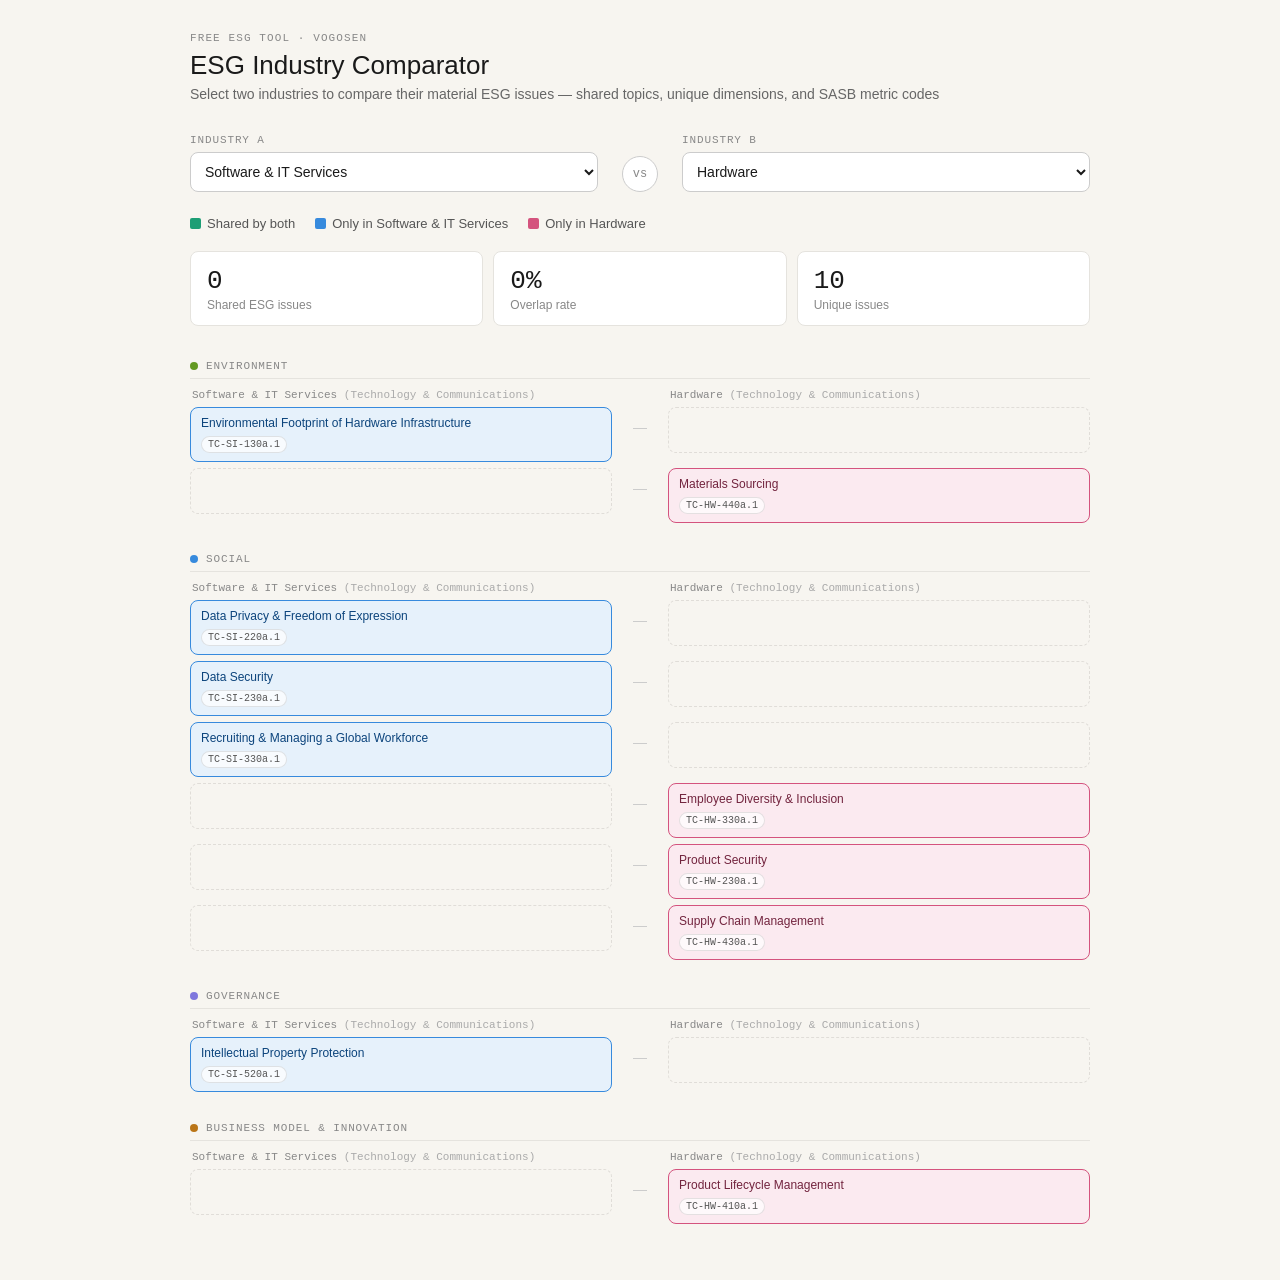
<file: esg_industry_comparator (1).html>
<!DOCTYPE html>
<html lang="en">
<head>
<meta charset="UTF-8">
<meta name="viewport" content="width=device-width,initial-scale=1">
<title>ESG Industry Comparator | Vogosen</title>
<style>
*{box-sizing:border-box;margin:0;padding:0}
body{font-family:-apple-system,BlinkMacSystemFont,'Segoe UI',sans-serif;background:#f7f5f0;color:#1a1a1a;padding:2rem 1rem}
.container{max-width:900px;margin:0 auto}
.hero-tag{font-size:11px;letter-spacing:.1em;text-transform:uppercase;color:#888;font-family:monospace;margin-bottom:.4rem}
.hero-title{font-size:26px;font-weight:500;color:#1a1a1a;margin-bottom:.3rem}
.hero-sub{font-size:14px;color:#666;margin-bottom:2rem}
.selector-row{display:grid;grid-template-columns:1fr 60px 1fr;gap:12px;align-items:end;margin-bottom:1.5rem}
.selector-col label{font-size:11px;text-transform:uppercase;letter-spacing:.08em;color:#888;font-family:monospace;display:block;margin-bottom:6px}
.selector-col select{width:100%;font-size:14px;padding:8px 10px;height:40px;border-radius:8px;border:1px solid #ccc;background:#fff;color:#1a1a1a;font-family:inherit}
.vs-badge{display:flex;align-items:center;justify-content:center}
.vs-circle{width:36px;height:36px;border-radius:50%;border:1px solid #ccc;display:flex;align-items:center;justify-content:center;font-size:12px;font-weight:500;color:#888;font-family:monospace;background:#fff}
.legend-row{display:flex;gap:20px;margin-bottom:1.25rem;flex-wrap:wrap}
.legend-item{display:flex;align-items:center;gap:6px;font-size:13px;color:#555}
.legend-dot{width:11px;height:11px;border-radius:2px}
.dot-shared{background:#1D9E75}
.dot-a{background:#378ADD}
.dot-b{background:#D4537E}
.summary-row{display:grid;grid-template-columns:repeat(3,1fr);gap:10px;margin-bottom:1.75rem}
.stat-card{background:#fff;border-radius:8px;padding:.85rem 1rem;border:1px solid #e5e3de}
.stat-val{font-size:26px;font-weight:500;color:#1a1a1a;font-family:monospace}
.stat-label{font-size:12px;color:#888;margin-top:2px}
.dim-section{margin-bottom:1.5rem}
.dim-header{font-size:11px;text-transform:uppercase;letter-spacing:.08em;color:#888;font-family:monospace;padding:6px 0;border-bottom:1px solid #e5e3de;margin-bottom:10px;display:flex;align-items:center;gap:8px}
.dim-dot{width:8px;height:8px;border-radius:50%}
.col-labels{display:grid;grid-template-columns:1fr 40px 1fr;gap:8px;margin-bottom:6px}
.col-label{font-size:11px;font-weight:500;color:#888;font-family:monospace;padding:0 2px}
.issue-row{display:grid;grid-template-columns:1fr 40px 1fr;gap:8px;margin-bottom:6px;align-items:start}
.issue-cell{border:1px solid #e5e3de;border-radius:8px;padding:8px 10px;background:#fff;min-height:46px}
.issue-cell.shared{border-color:#1D9E75;background:#E1F5EE}
.issue-cell.only-a{border-color:#378ADD;background:#E6F1FB}
.issue-cell.only-b{border-color:#D4537E;background:#FBEAF0}
.issue-cell.empty{border:1px dashed #e0ddd8;background:transparent}
.issue-name{font-size:12px;font-weight:500;margin-bottom:3px}
.issue-name.shared{color:#085041}
.issue-name.only-a{color:#0C447C}
.issue-name.only-b{color:#72243E}
.metric-pill{font-size:10px;font-family:monospace;padding:2px 6px;border-radius:999px;background:rgba(255,255,255,.7);border:1px solid rgba(0,0,0,.1);color:#555;display:inline-block;margin-top:2px}
.mid-col{display:flex;align-items:center;justify-content:center;padding-top:12px}
.mid-eq{font-size:13px;color:#1D9E75;font-family:monospace;font-weight:700}
.mid-dash{font-size:14px;color:#ccc}
.placeholder{text-align:center;padding:3rem 1rem;color:#888;font-size:14px;border:1px dashed #ddd;border-radius:12px;background:#fff}
</style>
</head>
<body>
<div class="container">
  <div class="hero-tag">Free ESG Tool · Vogosen</div>
  <div class="hero-title">ESG Industry Comparator</div>
  <div class="hero-sub">Select two industries to compare their material ESG issues — shared topics, unique dimensions, and SASB metric codes</div>

  <div class="selector-row">
    <div class="selector-col">
      <label>Industry A</label>
      <select id="selA" onchange="compare()"><option value="">Select an industry…</option></select>
    </div>
    <div class="vs-badge"><div class="vs-circle">vs</div></div>
    <div class="selector-col">
      <label>Industry B</label>
      <select id="selB" onchange="compare()"><option value="">Select an industry…</option></select>
    </div>
  </div>

  <div id="results"><div class="placeholder">Select two industries above to compare their material ESG issues.</div></div>
</div>

<script>
const DATA = {
  "Apparel, Accessories & Footwear":{sector:"Consumer Goods",issues:[
    {name:"Raw Materials Sourcing",dim:"E",code:"CG-AA-440a.1",metric:"Environmental and social risks associated with sourcing priority raw materials"},
    {name:"Labor Conditions in the Supply Chain",dim:"S",code:"CG-AA-430a.1",metric:"Percentage of Tier 1 supplier facilities audited to a labor code of conduct"},
    {name:"Labor Conditions in the Supply Chain",dim:"S",code:"CG-AA-430a.2",metric:"Priority non-conformance rate and corrective action rate for suppliers"},
    {name:"Product Lifecycle Management",dim:"BM",code:"CG-AA-410a.1",metric:"Revenue from products designed with end-of-life management"},
    {name:"Product Lifecycle Management",dim:"BM",code:"CG-AA-410a.2",metric:"Share of recycled input materials used for product packaging"},
  ]},
  "E-Commerce":{sector:"Consumer Goods",issues:[
    {name:"Data Privacy & Advertising Standards",dim:"S",code:"CG-EC-220a.1",metric:"Policies and practices relating to behavioral advertising and consumer privacy"},
    {name:"Data Security",dim:"S",code:"CG-EC-230a.1",metric:"Number of data breaches, percentage involving PII, number of users affected"},
    {name:"Packaging Lifecycle Management",dim:"BM",code:"CG-EC-410a.1",metric:"Total weight of packaging, percentage made from recycled or renewable materials"},
    {name:"Labor Practices",dim:"S",code:"CG-EC-310a.1",metric:"Percentage of active workforce covered under collective bargaining agreements"},
  ]},
  "Multiline and Specialty Retailers":{sector:"Consumer Goods",issues:[
    {name:"Data Security",dim:"S",code:"CG-MR-230a.1",metric:"Number of data breaches, percentage involving PII, number of users affected"},
    {name:"Labor Practices",dim:"S",code:"CG-MR-310a.1",metric:"Percentage of active workforce covered under collective bargaining agreements"},
    {name:"Product Sourcing & Marketing",dim:"BM",code:"CG-MR-410a.1",metric:"Revenue from products certified to sustainability standards"},
    {name:"Supply Chain Management",dim:"E",code:"CG-MR-430a.1",metric:"Percentage of Tier 1 supplier facilities audited to a labor code of conduct"},
  ]},
  "Metals & Mining":{sector:"Extractives & Minerals Processing",issues:[
    {name:"Greenhouse Gas Emissions",dim:"E",code:"EM-MM-110a.1",metric:"Gross global Scope 1 emissions, percentage under emissions-limiting regulations"},
    {name:"Air Quality",dim:"E",code:"EM-MM-120a.1",metric:"Air emissions of NOx, SOx, PM10, mercury, lead, and VOCs"},
    {name:"Water Management",dim:"E",code:"EM-MM-140a.1",metric:"Total water withdrawn and consumed, percentage in High Water Stress regions"},
    {name:"Biodiversity Impacts",dim:"E",code:"EM-MM-160a.1",metric:"Environmental management policies and practices for active sites"},
    {name:"Workforce Health & Safety",dim:"S",code:"EM-MM-320a.1",metric:"MSHA all-incidence rate, fatality rate, near miss frequency rate"},
    {name:"Community Relations",dim:"S",code:"EM-MM-210b.1",metric:"Process to manage risks associated with community rights and interests"},
  ]},
  "Oil & Gas – Exploration & Production":{sector:"Extractives & Minerals Processing",issues:[
    {name:"Greenhouse Gas Emissions",dim:"E",code:"EM-EP-110a.1",metric:"Gross global Scope 1 emissions, percentage under emissions-limiting regulations"},
    {name:"Water Management",dim:"E",code:"EM-EP-140a.1",metric:"Total fresh water withdrawn and consumed, percentage in High Water Stress regions"},
    {name:"Ecological Impacts",dim:"E",code:"EM-EP-160a.1",metric:"Terrestrial acreage disturbed, percentage of impacted area restored"},
    {name:"Workforce Health & Safety",dim:"S",code:"EM-EP-320a.1",metric:"Total recordable incident rate (TRIR) and fatality rate"},
    {name:"Reserve Valuation & Capital Allocation",dim:"BM",code:"EM-EP-420a.1",metric:"Sensitivity of NPV of proved reserves to future price projection scenarios"},
  ]},
  "Coal Operations":{sector:"Extractives & Minerals Processing",issues:[
    {name:"Greenhouse Gas Emissions",dim:"E",code:"EM-CO-110a.1",metric:"Gross global Scope 1 emissions, percentage under emissions-limiting regulations"},
    {name:"Air Quality",dim:"E",code:"EM-CO-120a.1",metric:"Air emissions of NOx, SOx, PM10, and mercury"},
    {name:"Water Management",dim:"E",code:"EM-CO-140a.1",metric:"Total water withdrawn and consumed, percentage in High Water Stress regions"},
    {name:"Workforce Health & Safety",dim:"S",code:"EM-CO-320a.1",metric:"MSHA all-incidence rate, fatality rate, near miss frequency rate"},
  ]},
  "Construction Materials":{sector:"Extractives & Minerals Processing",issues:[
    {name:"Air Quality",dim:"E",code:"EM-CM-120a.1",metric:"Air emissions of NOx, SOx, PM10, dioxins, VOCs, PAHs, and heavy metals"},
    {name:"Greenhouse Gas Emissions",dim:"E",code:"EM-CM-110a.1",metric:"Gross global Scope 1 emissions, percentage under emissions-limiting regulations"},
    {name:"Energy Management",dim:"E",code:"EM-CM-130a.1",metric:"Total energy consumed, percentage grid electricity, alternative, and renewable"},
    {name:"Biodiversity Impacts",dim:"E",code:"EM-CM-160a.1",metric:"Environmental management policies for active sites; acreage disturbed and restored"},
    {name:"Product Innovation",dim:"BM",code:"EM-CM-410a.1",metric:"Percentage of products qualifying for sustainable building certifications"},
  ]},
  "Commercial Banks":{sector:"Financials",issues:[
    {name:"Data Security",dim:"S",code:"FN-CB-230a.1",metric:"Number of data breaches, percentage involving PII, number of customers affected"},
    {name:"Financial Inclusion",dim:"S",code:"FN-CB-240a.1",metric:"Number and amount of loans qualified to small business and community development programs"},
    {name:"ESG Factors in Credit Analysis",dim:"BM",code:"FN-CB-410a.1",metric:"Commercial and industrial credit exposure, by industry"},
    {name:"Business Ethics",dim:"G",code:"FN-CB-510a.1",metric:"Monetary losses from legal proceedings associated with fraud and anti-competitive behavior"},
    {name:"Systemic Risk Management",dim:"G",code:"FN-CB-550a.1",metric:"Global Systemically Important Bank (G-SIB) score, by category"},
  ]},
  "Insurance":{sector:"Financials",issues:[
    {name:"Customer Information & Privacy",dim:"S",code:"FN-IN-270a.1",metric:"Monetary losses from legal proceedings associated with marketing of insurance products"},
    {name:"ESG Factors in Investment Management",dim:"BM",code:"FN-IN-410a.1",metric:"Total invested assets, by industry and asset class"},
    {name:"Systemic Risk Management",dim:"G",code:"FN-IN-550a.1",metric:"Probable maximum loss (PML) from weather-related natural catastrophes"},
    {name:"Physical Risk Exposure",dim:"E",code:"FN-IN-450a.1",metric:"Approach to incorporating environmental risks into underwriting and capital adequacy management"},
  ]},
  "Asset Management & Custody":{sector:"Financials",issues:[
    {name:"Transparent Information for Customers",dim:"S",code:"FN-AC-270a.1",metric:"Monetary losses from legal proceedings associated with customer protection"},
    {name:"ESG Incorporation in Investment Management",dim:"BM",code:"FN-AC-410a.1",metric:"Assets under management employing ESG integration, themed investing, or screening"},
    {name:"ESG Incorporation in Investment Management",dim:"BM",code:"FN-AC-410a.2",metric:"Description of approach to incorporation of ESG factors in investment processes"},
    {name:"Business Ethics",dim:"G",code:"FN-AC-510a.1",metric:"Monetary losses from legal proceedings associated with fraud and insider trading"},
  ]},
  "Biotechnology & Pharmaceuticals":{sector:"Health Care",issues:[
    {name:"Drug Safety",dim:"S",code:"HC-BP-250a.1",metric:"Products listed in FDA MedWatch Safety Alerts for Human Medical Products"},
    {name:"Affordability & Pricing",dim:"S",code:"HC-BP-240a.1",metric:"Description of how price is determined, including clinical evidence and cost of development"},
    {name:"Drug Marketing & Advertising",dim:"S",code:"HC-BP-270a.1",metric:"Monetary losses from legal proceedings associated with false marketing claims"},
    {name:"Supply Chain Integrity",dim:"S",code:"HC-BP-260a.1",metric:"Methods to maintain traceability of products throughout the supply chain"},
  ]},
  "Medical Equipment & Supplies":{sector:"Health Care",issues:[
    {name:"Product Safety",dim:"S",code:"HC-MS-250a.1",metric:"List of products recalled and the associated corrective action plan"},
    {name:"Product Design & Lifecycle Management",dim:"BM",code:"HC-MS-410a.1",metric:"Revenue from products designed with end-of-life management"},
    {name:"Regulatory & Legal Challenges",dim:"G",code:"HC-MS-520a.1",metric:"Total monetary losses from legal proceedings"},
    {name:"Supply Chain Management",dim:"E",code:"HC-MS-430a.1",metric:"Percentage of manufacturing sites audited to a quality management standard"},
  ]},
  "Health Care Delivery":{sector:"Health Care",issues:[
    {name:"Patient Engagement, Safety & Rights",dim:"S",code:"HC-DY-250a.1",metric:"Patient outcomes data for ten AHRQ Inpatient Quality Indicators"},
    {name:"Fraud & Unnecessary Procedures",dim:"G",code:"HC-DY-510a.1",metric:"Monetary losses from legal proceedings associated with Medicare and Medicaid fraud"},
    {name:"Quality of Care & Patient Satisfaction",dim:"S",code:"HC-DY-250b.1",metric:"Patient satisfaction score as measured by HCAHPS survey or equivalent"},
  ]},
  "Electric Utilities & Power Generators":{sector:"Infrastructure",issues:[
    {name:"Greenhouse Gas Emissions",dim:"E",code:"IF-EU-110a.1",metric:"Gross global Scope 1 emissions, percentage under emissions-limiting regulations"},
    {name:"Air Quality",dim:"E",code:"IF-EU-120a.1",metric:"Air emissions of NOx, SOx, PM10, lead, and mercury near dense population areas"},
    {name:"Water Management",dim:"E",code:"IF-EU-140a.1",metric:"Total water withdrawn and consumed, percentage in High Water Stress regions"},
    {name:"Coal Ash Management",dim:"E",code:"IF-EU-150a.1",metric:"Amount of coal combustion residuals generated, percentage recycled"},
    {name:"End-Use Efficiency & Demand",dim:"BM",code:"IF-EU-420a.2",metric:"Percentage of electric load served by smart grid technology"},
    {name:"Nuclear Safety",dim:"S",code:"IF-EU-540a.1",metric:"Total nuclear power units by NRC Action Matrix Column"},
  ]},
  "Real Estate":{sector:"Infrastructure",issues:[
    {name:"Energy Management",dim:"E",code:"IF-RE-130a.1",metric:"Energy consumption data coverage as a percentage of total floor area"},
    {name:"Water Management",dim:"E",code:"IF-RE-140a.1",metric:"Water withdrawal data coverage as a percentage of total floor area"},
    {name:"Tenant Sustainability Impacts",dim:"S",code:"IF-RE-410a.1",metric:"Percentage of new leases containing cost recovery clause for resource efficiency improvements"},
    {name:"Climate Change Adaptation",dim:"E",code:"IF-RE-450a.1",metric:"Area of properties located in 100-year flood zones"},
  ]},
  "Engineering & Construction Services":{sector:"Infrastructure",issues:[
    {name:"Environmental Impacts of Projects",dim:"E",code:"IF-EN-160a.1",metric:"Incidents of non-compliance with environmental permits and regulations"},
    {name:"Workforce Health & Safety",dim:"S",code:"IF-EN-320a.1",metric:"Total recordable incident rate (TRIR) and fatality rate"},
    {name:"Structural Integrity & Safety",dim:"S",code:"IF-EN-250a.1",metric:"Amount of defect- and safety-related rework costs"},
    {name:"Lifecycle Impacts of Buildings",dim:"BM",code:"IF-EN-410a.1",metric:"Number of projects designed to meet green building standards"},
  ]},
  "Solar Technology & Project Developers":{sector:"Renewable Resources & Alternative Energy",issues:[
    {name:"Ecological Impacts of Project Development",dim:"E",code:"RR-ST-160a.1",metric:"Number and duration of project delays related to ecological impacts"},
    {name:"Energy Management in Manufacturing",dim:"E",code:"RR-ST-130a.1",metric:"Total energy consumed, percentage grid electricity, percentage renewable"},
    {name:"Hazardous Waste Management",dim:"E",code:"RR-ST-150a.1",metric:"Amount of hazardous waste generated, percentage recycled"},
    {name:"Energy Infrastructure Integration",dim:"BM",code:"RR-ST-410a.1",metric:"Risks associated with integration of solar energy into existing infrastructure"},
  ]},
  "Wind Technology & Project Developers":{sector:"Renewable Resources & Alternative Energy",issues:[
    {name:"Ecological Impacts of Project Development",dim:"E",code:"RR-WT-160a.1",metric:"Number and duration of project delays related to ecological impacts"},
    {name:"Energy Management in Manufacturing",dim:"E",code:"RR-WT-130a.1",metric:"Total energy consumed, percentage grid electricity, percentage renewable"},
    {name:"Grid Resiliency & Capacity Factors",dim:"BM",code:"RR-WT-410a.1",metric:"Risks associated with integration of wind energy into existing infrastructure"},
  ]},
  "Chemicals":{sector:"Resource Transformation",issues:[
    {name:"Greenhouse Gas Emissions",dim:"E",code:"RT-CH-110a.1",metric:"Gross global Scope 1 emissions, percentage under emissions-limiting regulations"},
    {name:"Air Quality",dim:"E",code:"RT-CH-120a.1",metric:"Air emissions of NOx, SOx, VOCs, and hazardous air pollutants (HAPs)"},
    {name:"Water Management",dim:"E",code:"RT-CH-140a.1",metric:"Total water withdrawn and consumed, percentage in High Water Stress regions"},
    {name:"Hazardous Waste Management",dim:"E",code:"RT-CH-150a.1",metric:"Amount of hazardous waste generated, percentage recycled"},
    {name:"Product Design for Use-phase Efficiency",dim:"BM",code:"RT-CH-410a.1",metric:"Revenue from products designed with inherently lower environmental impact"},
  ]},
  "Aerospace & Defense":{sector:"Resource Transformation",issues:[
    {name:"Fuel Economy & Emissions in Use-phase",dim:"E",code:"RT-AE-410a.1",metric:"Revenue from products designed to increase fuel efficiency and reduce emissions"},
    {name:"Business Ethics",dim:"G",code:"RT-AE-510a.1",metric:"Monetary losses from legal proceedings with foreign governments"},
    {name:"Workforce Safety",dim:"S",code:"RT-AE-320a.1",metric:"Total recordable incident rate (TRIR) and fatality rate"},
    {name:"Supply Chain Management",dim:"E",code:"RT-AE-430a.1",metric:"Percentage of primary suppliers audited to a labor code of conduct"},
  ]},
  "Software & IT Services":{sector:"Technology & Communications",issues:[
    {name:"Environmental Footprint of Hardware Infrastructure",dim:"E",code:"TC-SI-130a.1",metric:"Total energy consumed, percentage grid electricity, percentage renewable"},
    {name:"Data Privacy & Freedom of Expression",dim:"S",code:"TC-SI-220a.1",metric:"Policies and practices relating to behavioral advertising and consumer privacy"},
    {name:"Data Security",dim:"S",code:"TC-SI-230a.1",metric:"Number of data breaches, percentage involving PII, number of users affected"},
    {name:"Recruiting & Managing a Global Workforce",dim:"S",code:"TC-SI-330a.1",metric:"Gender and racial/ethnic representation for management, technical, and other staff"},
    {name:"Intellectual Property Protection",dim:"G",code:"TC-SI-520a.1",metric:"Monetary losses from legal proceedings associated with patent infringement"},
  ]},
  "Hardware":{sector:"Technology & Communications",issues:[
    {name:"Employee Diversity & Inclusion",dim:"S",code:"TC-HW-330a.1",metric:"Gender and racial/ethnic representation for management, technical, and other staff"},
    {name:"Materials Sourcing",dim:"E",code:"TC-HW-440a.1",metric:"Management of risks associated with the use of critical materials"},
    {name:"Product Lifecycle Management",dim:"BM",code:"TC-HW-410a.1",metric:"Percentage of products by revenue containing IEC 62474 declarable substances"},
    {name:"Product Security",dim:"S",code:"TC-HW-230a.1",metric:"Approach to identifying and addressing data security risks in products"},
    {name:"Supply Chain Management",dim:"S",code:"TC-HW-430a.1",metric:"Percentage of Tier 1 supplier facilities audited in the RBA Validated Audit Process"},
  ]},
  "Semiconductors":{sector:"Technology & Communications",issues:[
    {name:"Environmental Footprint of Hardware Infrastructure",dim:"E",code:"TC-SC-130a.1",metric:"Total energy consumed, percentage grid electricity, percentage renewable"},
    {name:"Water Management",dim:"E",code:"TC-SC-140a.1",metric:"Total water withdrawn and consumed, percentage in High Water Stress regions"},
    {name:"Materials Sourcing",dim:"E",code:"TC-SC-440a.1",metric:"Management of risks associated with the use of critical materials"},
    {name:"Employee Diversity & Inclusion",dim:"S",code:"TC-SC-330a.1",metric:"Gender and racial/ethnic representation for management, technical, and other staff"},
  ]},
  "Telecommunication Services":{sector:"Technology & Communications",issues:[
    {name:"Data Privacy",dim:"S",code:"TC-TL-220a.1",metric:"Policies and practices relating to behavioral advertising and consumer privacy"},
    {name:"Data Security",dim:"S",code:"TC-TL-230a.1",metric:"Number of data breaches, percentage involving PII, number of customers affected"},
    {name:"Environmental Footprint of Network Infrastructure",dim:"E",code:"TC-TL-130a.1",metric:"Total energy consumed, percentage grid electricity, percentage renewable"},
    {name:"Employee Diversity & Inclusion",dim:"S",code:"TC-TL-330a.1",metric:"Gender and racial/ethnic representation for management, technical, and other staff"},
  ]},
  "Airlines":{sector:"Transportation",issues:[
    {name:"Greenhouse Gas Emissions",dim:"E",code:"TR-AL-110a.1",metric:"Gross global Scope 1 emissions, percentage under emissions-limiting regulations"},
    {name:"Labor Practices",dim:"S",code:"TR-AL-310a.1",metric:"Percentage of active workforce covered under collective bargaining agreements"},
    {name:"Competitive Behaviour",dim:"G",code:"TR-AL-520a.1",metric:"Monetary losses from legal proceedings associated with anti-competitive behaviour"},
  ]},
  "Automobiles":{sector:"Transportation",issues:[
    {name:"Fuel Economy & Use-phase Emissions",dim:"E",code:"TR-AU-410a.1",metric:"Sales-weighted average passenger fleet fuel economy, by region"},
    {name:"Materials Sourcing",dim:"E",code:"TR-AU-440a.1",metric:"Management of risks associated with the use of critical materials"},
    {name:"Design for Sustainability",dim:"BM",code:"TR-AU-410b.1",metric:"Revenue from zero emission vehicles"},
    {name:"Workforce Safety",dim:"S",code:"TR-AU-320a.1",metric:"Total recordable incident rate (TRIR) and fatality rate"},
  ]},
  "Road Transportation":{sector:"Transportation",issues:[
    {name:"Greenhouse Gas Emissions",dim:"E",code:"TR-RO-110a.1",metric:"Gross global Scope 1 emissions, percentage under emissions-limiting regulations"},
    {name:"Air Quality",dim:"E",code:"TR-RO-120a.1",metric:"Air emissions of NOx, SOx, and PM10"},
    {name:"Driver Working Conditions",dim:"S",code:"TR-RO-320a.1",metric:"Total recordable incident rate (TRIR) and fatality rate for employees and contract employees"},
    {name:"Accident & Safety Management",dim:"S",code:"TR-RO-540a.1",metric:"Number of road accidents and incidents"},
  ]},
  "Air Freight & Logistics":{sector:"Transportation",issues:[
    {name:"Greenhouse Gas Emissions",dim:"E",code:"TR-AF-110a.1",metric:"Gross global Scope 1 emissions, percentage under emissions-limiting regulations"},
    {name:"Workforce Safety",dim:"S",code:"TR-AF-320a.1",metric:"Total recordable incident rate (TRIR) and fatality rate"},
    {name:"Supply Chain Integrity",dim:"G",code:"TR-AF-520a.1",metric:"Risks associated with nuclear, biological, and chemical cargo"},
  ]},
  "Restaurants":{sector:"Food & Beverage",issues:[
    {name:"Energy Management",dim:"E",code:"FB-RN-130a.1",metric:"Total energy consumed, percentage grid electricity, percentage renewable"},
    {name:"Food Safety",dim:"S",code:"FB-RN-250a.1",metric:"Percentage of restaurants that received a food safety audit rating of satisfactory or above"},
    {name:"Supply Chain Management",dim:"E",code:"FB-RN-430a.1",metric:"Strategy for managing supply chain risks associated with environmental and social factors"},
    {name:"Nutritional Content",dim:"BM",code:"FB-RN-260a.1",metric:"Strategy toward incorporating healthful, sustainable sourcing and preparation of food"},
  ]},
  "Agricultural Products":{sector:"Food & Beverage",issues:[
    {name:"Greenhouse Gas Emissions",dim:"E",code:"FB-AG-110a.1",metric:"Gross global Scope 1 emissions, percentage under emissions-limiting regulations"},
    {name:"Water Management",dim:"E",code:"FB-AG-140a.1",metric:"Total water withdrawn and consumed, percentage in High Water Stress regions"},
    {name:"Food Safety",dim:"S",code:"FB-AG-250a.1",metric:"GFSI audit non-conformance rate and corrective action rate"},
    {name:"Supply Chain Management",dim:"E",code:"FB-AG-430a.1",metric:"Percentage of supplier facilities audited to social sustainability standards"},
  ]},
  "Processed Foods":{sector:"Food & Beverage",issues:[
    {name:"Greenhouse Gas Emissions",dim:"E",code:"FB-PF-110a.1",metric:"Gross global Scope 1 emissions, percentage under emissions-limiting regulations"},
    {name:"Energy Management",dim:"E",code:"FB-PF-130a.1",metric:"Total energy consumed, percentage grid electricity, percentage renewable"},
    {name:"Nutritional Content",dim:"BM",code:"FB-PF-260a.1",metric:"Revenue from products labeled to promote health and nutrition attributes"},
    {name:"Packaging Lifecycle Management",dim:"BM",code:"FB-PF-410a.1",metric:"Total weight of packaging, percentage made from recycled or renewable materials"},
  ]},
  "Hotels & Lodging":{sector:"Services",issues:[
    {name:"Energy Management",dim:"E",code:"SV-HL-130a.1",metric:"Total energy consumed, percentage grid electricity, percentage renewable"},
    {name:"Water Management",dim:"E",code:"SV-HL-140a.1",metric:"Total water withdrawn and consumed, percentage in High Water Stress regions"},
    {name:"Supply Chain & Human Trafficking",dim:"S",code:"SV-HL-310a.1",metric:"Policies and practices to prevent and detect human trafficking in the value chain"},
  ]},
  "Media & Entertainment":{sector:"Services",issues:[
    {name:"Intellectual Property Protection",dim:"G",code:"SV-ME-520a.1",metric:"Approach to ensuring intellectual property protection"},
    {name:"Journalistic Integrity",dim:"S",code:"SV-ME-270a.1",metric:"Monetary losses from legal proceedings associated with libel or slander"},
    {name:"Media Pluralism",dim:"S",code:"SV-ME-260a.1",metric:"Gender and racial/ethnic representation for management, professionals, and other employees"},
  ]},
  "Advertising & Marketing":{sector:"Services",issues:[
    {name:"Advertising Integrity",dim:"S",code:"SV-AD-270a.1",metric:"Monetary losses from legal proceedings associated with false or deceptive advertising"},
    {name:"Data Privacy",dim:"S",code:"SV-AD-220a.1",metric:"Policies and practices relating to behavioral advertising and consumer privacy"},
    {name:"Workforce Diversity & Inclusion",dim:"S",code:"SV-AD-330a.1",metric:"Gender and racial/ethnic representation for management and other employees"},
  ]},
  "Waste Management":{sector:"Infrastructure",issues:[
    {name:"Greenhouse Gas Emissions",dim:"E",code:"IF-WM-110a.1",metric:"Gross global Scope 1 emissions from landfill sites and transport vehicles"},
    {name:"Air Quality",dim:"E",code:"IF-WM-120a.1",metric:"Air emissions of NOx, SOx, PM10, VOCs, mercury, lead, and dioxins"},
    {name:"Workforce Health & Safety",dim:"S",code:"IF-WM-320a.1",metric:"Total recordable incident rate (TRIR) and fatality rate"},
  ]},
};

const DIM_META={E:{label:"Environment",dot:"#639922"},S:{label:"Social",dot:"#378ADD"},G:{label:"Governance",dot:"#7F77DD"},BM:{label:"Business Model & Innovation",dot:"#BA7517"}};
const industries=Object.keys(DATA).sort();

function populateSelects(){
  const a=document.getElementById('selA'),b=document.getElementById('selB');
  industries.forEach(ind=>{
    const oa=document.createElement('option');oa.value=ind;oa.textContent=ind;a.appendChild(oa);
    const ob=document.createElement('option');ob.value=ind;ob.textContent=ind;b.appendChild(ob);
  });
  a.value='Software & IT Services';b.value='Hardware';compare();
}

function compare(){
  const kA=document.getElementById('selA').value,kB=document.getElementById('selB').value;
  const el=document.getElementById('results');
  if(!kA||!kB){el.innerHTML='<div class="placeholder">Select two industries above to compare their material ESG issues.</div>';return;}
  if(kA===kB){el.innerHTML='<div class="placeholder">Select two different industries to compare.</div>';return;}
  const A=DATA[kA],B=DATA[kB];
  const namesA=new Set(A.issues.map(i=>i.name));
  const namesB=new Set(B.issues.map(i=>i.name));
  const shared=[...namesA].filter(n=>namesB.has(n));
  const onlyA=[...namesA].filter(n=>!namesB.has(n));
  const onlyB=[...namesB].filter(n=>!namesA.has(n));
  const total=new Set([...namesA,...namesB]).size;
  const sharedPct=total?Math.round(shared.length/total*100):0;
  const dims=['E','S','G','BM'];
  let html=`
    <div class="legend-row">
      <div class="legend-item"><div class="legend-dot dot-shared"></div>Shared by both</div>
      <div class="legend-item"><div class="legend-dot dot-a"></div>Only in ${kA}</div>
      <div class="legend-item"><div class="legend-dot dot-b"></div>Only in ${kB}</div>
    </div>
    <div class="summary-row">
      <div class="stat-card"><div class="stat-val">${shared.length}</div><div class="stat-label">Shared ESG issues</div></div>
      <div class="stat-card"><div class="stat-val">${sharedPct}%</div><div class="stat-label">Overlap rate</div></div>
      <div class="stat-card"><div class="stat-val">${onlyA.length+onlyB.length}</div><div class="stat-label">Unique issues</div></div>
    </div>`;
  dims.forEach(dim=>{
    const dm=DIM_META[dim];
    const dimNamesA=new Set(A.issues.filter(i=>i.dim===dim).map(i=>i.name));
    const dimNamesB=new Set(B.issues.filter(i=>i.dim===dim).map(i=>i.name));
    const allNames=[...new Set([...dimNamesA,...dimNamesB])];
    if(!allNames.length)return;
    html+=`<div class="dim-section"><div class="dim-header"><div class="dim-dot" style="background:${dm.dot}"></div>${dm.label}</div>
      <div class="col-labels"><div class="col-label">${kA} <span style="color:#aaa;font-weight:400">(${A.sector})</span></div><div></div><div class="col-label">${kB} <span style="color:#aaa;font-weight:400">(${B.sector})</span></div></div>`;
    allNames.forEach(name=>{
      const inA=dimNamesA.has(name),inB=dimNamesB.has(name);
      const issA=A.issues.find(i=>i.name===name&&i.dim===dim);
      const issB=B.issues.find(i=>i.name===name&&i.dim===dim);
      const cls=inA&&inB?'shared':inA?'only-a':'only-b';
      const leftCell=inA?`<div class="issue-cell ${cls}"><div class="issue-name ${cls}">${name}</div><span class="metric-pill">${issA.code}</span></div>`:`<div class="issue-cell empty"></div>`;
      const rightCell=inB?`<div class="issue-cell ${cls}"><div class="issue-name ${cls}">${name}</div><span class="metric-pill">${issB.code}</span></div>`:`<div class="issue-cell empty"></div>`;
      const mid=inA&&inB?`<span class="mid-eq">=</span>`:`<span class="mid-dash">—</span>`;
      html+=`<div class="issue-row">${leftCell}<div class="mid-col">${mid}</div>${rightCell}</div>`;
    });
    html+=`</div>`;
  });
  el.innerHTML=html;
}

populateSelects();
</script>
</body>
</html>
</file>
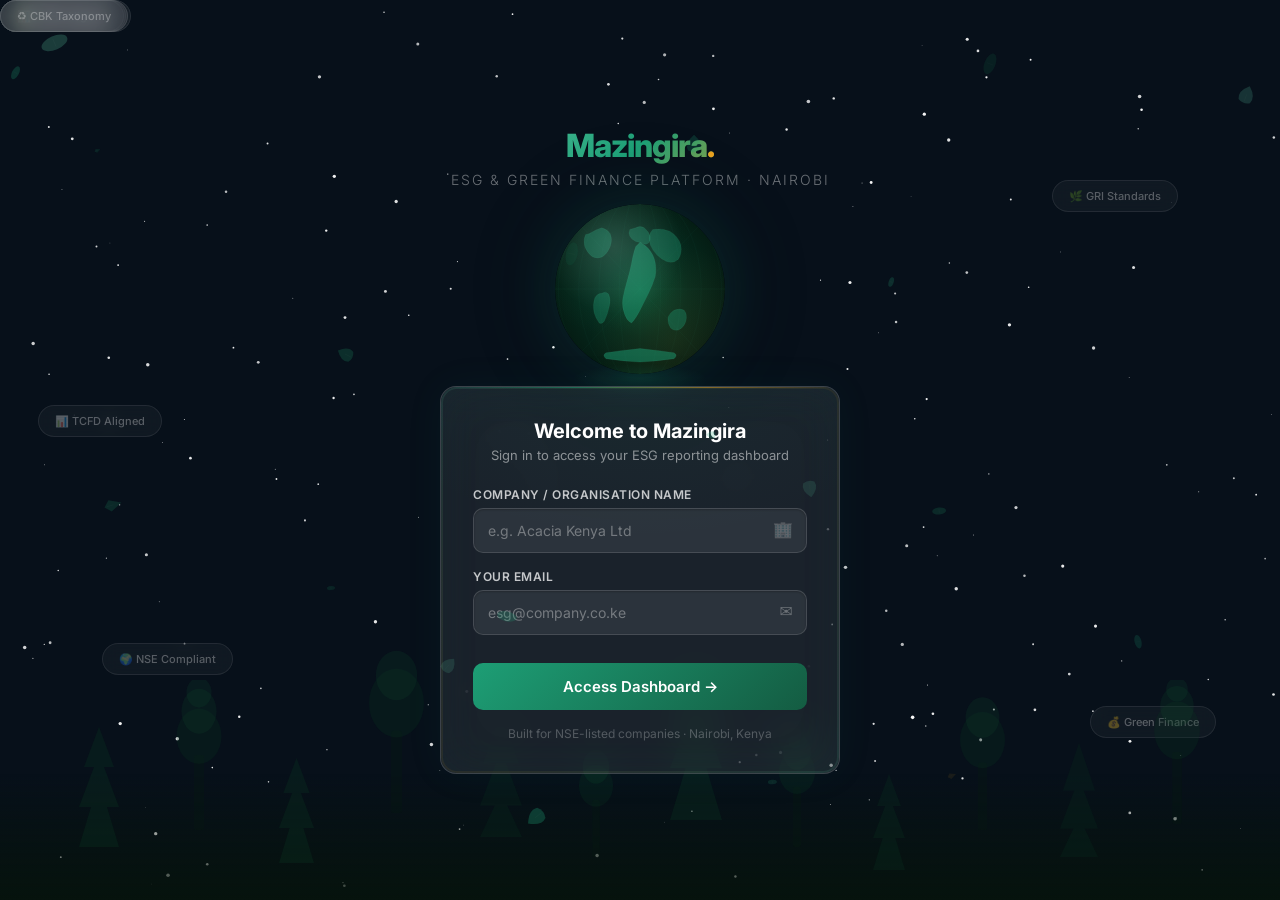
<file: landing.html>
<!DOCTYPE html>
<html lang="en">
<head>
<meta charset="UTF-8">
<meta name="viewport" content="width=device-width, initial-scale=1.0">
<title>Mazingira — ESG & Green Finance Platform</title>
<link rel="preconnect" href="https://fonts.googleapis.com">
<link href="https://fonts.googleapis.com/css2?family=Inter:wght@300;400;500;600;700;800&display=swap" rel="stylesheet">
<style>
  *, *::before, *::after { box-sizing: border-box; margin: 0; padding: 0; }
  html, body {
    height: 100%;
    font-family: 'Inter', system-ui, sans-serif;
    background: #07101a;
    color: #fff;
    overflow: hidden;
  }

  /* ── STARFIELD ──────────────────────────── */
  #stars-canvas {
    position: fixed; inset: 0; z-index: 0;
    width: 100%; height: 100%;
  }

  /* ── LANDING LAYOUT ─────────────────────── */
  .landing {
    position: relative; z-index: 1;
    display: flex; flex-direction: column;
    align-items: center; justify-content: center;
    min-height: 100vh;
    padding: 40px 24px;
  }

  /* ── BRAND ──────────────────────────────── */
  .brand {
    text-align: center;
    margin-bottom: 16px;
    animation: fadeInDown 1s cubic-bezier(.22,.61,.36,1) both;
  }
  .brand-name {
    font-size: 32px; font-weight: 800;
    letter-spacing: -1px;
    background: linear-gradient(135deg, #5DCAA5 0%, #1D9E75 50%, #E8A020 100%);
    -webkit-background-clip: text;
    -webkit-text-fill-color: transparent;
    background-clip: text;
  }
  .brand-name span { color: #E8A020; -webkit-text-fill-color: #E8A020; }
  .brand-sub {
    font-size: 14px; color: rgba(255,255,255,0.4);
    letter-spacing: 2px; text-transform: uppercase;
    margin-top: 6px; font-weight: 300;
  }

  /* ── GLOBE ──────────────────────────────── */
  .globe-wrap {
    position: relative;
    width: 170px; height: 170px;
    margin: 0 auto 12px;
    animation: fadeInScale 1.4s cubic-bezier(.22,.61,.36,1) both;
  }

  .globe {
    width: 100%; height: 100%;
    border-radius: 50%;
    position: relative;
    overflow: hidden;
    cursor: pointer;
    box-shadow:
      0 0 60px rgba(29,158,117,0.15),
      0 0 120px rgba(29,158,117,0.08),
      inset 0 -30px 60px rgba(0,0,0,0.4);
  }

  .globe-inner {
    width: 100%; height: 100%;
    border-radius: 50%;
    background:
      radial-gradient(ellipse at 30% 20%, rgba(29,158,117,0.15) 0%, transparent 50%),
      radial-gradient(ellipse at 70% 80%, rgba(232,160,32,0.08) 0%, transparent 50%),
      radial-gradient(circle at 50% 50%, #0a4d35 0%, #062b1e 40%, #030f0a 100%);
    position: relative;
    overflow: hidden;
  }

  /* Globe highlight/sheen */
  .globe-inner::before {
    content: '';
    position: absolute; inset: 0;
    border-radius: 50%;
    background: radial-gradient(circle at 35% 25%, rgba(255,255,255,0.12) 0%, transparent 40%);
    z-index: 5;
    animation: sheen 8s ease-in-out infinite;
  }

  .globe-shadow {
    position: absolute;
    bottom: -20px; left: 10%; right: 10%;
    height: 30px;
    background: radial-gradient(ellipse, rgba(29,158,117,0.15) 0%, transparent 70%);
    animation: pulseGlow 3s ease-in-out infinite;
  }

  /* ── CONTINENTS (SVG overlay) ──────────── */
  .continents {
    position: absolute; inset: 0;
    width: 100%; height: 100%;
    z-index: 2;
  }
  .continents svg {
    width: 100%; height: 100%;
  }
  .land-mass {
    fill: rgba(29,158,117,0.35);
    stroke: rgba(93,202,165,0.15);
    stroke-width: 0.5;
  }
  .land-mass-bright {
    fill: rgba(29,158,117,0.50);
    stroke: rgba(93,202,165,0.2);
    stroke-width: 0.5;
  }

  /* ── GRID LINES ─────────────────────────── */
  .grid-lines {
    position: absolute; inset: -10%;
    width: 120%; height: 120%;
    z-index: 1;
  }
  .grid-lines svg { width: 100%; height: 100%; }
  .grid-line {
    fill: none;
    stroke: rgba(93,202,165,0.06);
    stroke-width: 0.5;
  }

  /* ── FORM ───────────────────────────────── */
  .auth-box {
    width: 100%; max-width: 400px;
    background: rgba(255,255,255,0.08);
    border: 1px solid rgba(255,255,255,0.15);
    border-radius: 16px;
    padding: 32px;
    backdrop-filter: blur(20px);
    animation: fadeInUp 1s cubic-bezier(.22,.61,.36,1) 0.4s both;
    position: relative;
    overflow: hidden;
    box-shadow:
      0 0 40px rgba(29,158,117,0.06),
      inset 0 0 60px rgba(29,158,117,0.03),
      0 0 1px rgba(255,255,255,0.05);
  }
  .auth-box::before {
    content: '';
    position: absolute; top: -1px; left: -1px; right: -1px;
    height: 2px;
    z-index: 2;
    background: linear-gradient(90deg, transparent, rgba(29,158,117,0.5), rgba(232,160,32,0.5), transparent);
    animation: shimmerBorder 3s ease-in-out infinite;
  }
  .auth-box::after {
    content: '';
    position: absolute; inset: 0;
    border-radius: 16px;
    padding: 2px;
    background: linear-gradient(135deg, rgba(93,202,165,0.12), rgba(232,160,32,0.08), rgba(93,202,165,0.12));
    -webkit-mask: linear-gradient(#fff 0 0) content-box, linear-gradient(#fff 0 0);
    -webkit-mask-composite: xor;
    mask-composite: exclude;
    pointer-events: none;
    opacity: 0;
    animation: borderGlowIn 1.2s cubic-bezier(.22,.61,.36,1) 0.8s forwards, borderPulse 4s ease-in-out 2s infinite;
  }
  .auth-box .auth-glow {
    position: absolute;
    top: -40%; left: -20%;
    width: 140%; height: 80%;
    background: radial-gradient(ellipse, rgba(29,158,117,0.05) 0%, transparent 70%);
    pointer-events: none;
    z-index: 0;
    animation: glowDrift 8s ease-in-out infinite;
  }
  .auth-box > *:not(.auth-glow) {
    position: relative;
    z-index: 1;
  }
  .auth-title {
    font-size: 20px; font-weight: 700;
    color: #fff; margin-bottom: 4px;
    text-align: center;
  }
  .auth-sub {
    font-size: 13px; color: rgba(255,255,255,0.5);
    text-align: center; margin-bottom: 24px;
  }
  .form-group {
    margin-bottom: 16px;
    position: relative;
  }
  .form-group label {
    display: block;
    font-size: 12px; font-weight: 600;
    color: rgba(255,255,255,0.75);
    margin-bottom: 6px;
    letter-spacing: 0.5px;
    text-transform: uppercase;
  }
  .form-group input {
    width: 100%;
    padding: 13px 14px;
    background: rgba(255,255,255,0.08);
    border: 1px solid rgba(255,255,255,0.12);
    border-radius: 10px;
    font-size: 14px;
    font-family: 'Inter', sans-serif;
    color: #fff;
    outline: none;
    transition: all 0.2s ease;
    box-shadow: inset 0 1px 2px rgba(0,0,0,0.2);
  }
  .form-group input:focus {
    border-color: rgba(29,158,117,0.6);
    background: rgba(255,255,255,0.10);
    box-shadow: 0 0 0 3px rgba(29,158,117,0.15), inset 0 1px 2px rgba(0,0,0,0.2);
  }
  .form-group input::placeholder {
    color: rgba(255,255,255,0.35);
  }
  .form-group input:focus {
    border-color: rgba(29,158,117,0.6);
    background: rgba(255,255,255,0.12);
    box-shadow: 0 0 0 3px rgba(29,158,117,0.15);
  }
  .form-group .input-icon {
    position: absolute;
    right: 14px; bottom: 14px;
    color: rgba(255,255,255,0.3);
    pointer-events: none;
    font-size: 16px;
  }

  .btn-signin {
    width: 100%;
    padding: 14px;
    border: none;
    border-radius: 10px;
    font-size: 15px; font-weight: 600;
    font-family: 'Inter', sans-serif;
    cursor: pointer;
    color: #fff;
    background: linear-gradient(135deg, #1D9E75 0%, #145C42 100%);
    transition: all 0.2s ease;
    margin-top: 12px;
    position: relative;
    overflow: hidden;
  }
  .btn-signin:hover {
    transform: translateY(-2px);
    box-shadow: 0 8px 28px rgba(29,158,117,0.3);
  }
  .btn-signin:active {
    transform: scale(0.98);
  }
  .btn-signin::after {
    content: '';
    position: absolute; inset: 0;
    background: radial-gradient(circle at var(--rx, 50%) var(--ry, 50%), rgba(255,255,255,0.2) 0%, transparent 60%);
    opacity: 0;
    transition: opacity 0.2s;
    pointer-events: none;
  }
  .btn-signin:active::after {
    opacity: 1;
    animation: ripple 0.6s ease-out forwards;
  }
  .btn-signin.loading {
    pointer-events: none;
    opacity: 0.7;
  }
  .btn-signin .spinner {
    display: none;
    width: 18px; height: 18px;
    border: 2px solid rgba(255,255,255,0.2);
    border-top-color: #fff;
    border-radius: 50%;
    animation: spin 0.6s linear infinite;
    margin: 0 auto;
  }
  .btn-signin.loading .spinner { display: block; }
  .btn-signin.loading .btn-text { display: none; }

  .auth-footer {
    text-align: center;
    margin-top: 16px;
    font-size: 12px;
    color: rgba(255,255,255,0.25);
  }
  .auth-footer a {
    color: rgba(93,202,165,0.6);
    text-decoration: none;
    transition: color 0.2s;
  }
  .auth-footer a:hover { color: rgba(93,202,165,1); }

  /* ── FLOATING ESG BADGES ────────────────── */
  .float-badge {
    position: fixed;
    padding: 8px 16px;
    border-radius: 99px;
    font-size: 11px; font-weight: 500;
    background: rgba(255,255,255,0.04);
    border: 1px solid rgba(255,255,255,0.08);
    color: rgba(255,255,255,0.3);
    backdrop-filter: blur(8px);
    pointer-events: none;
    z-index: 0;
    animation: floatBadge 6s ease-in-out infinite;
  }
  .float-badge:nth-child(1) { top: 12%; left: 5%; animation-delay: 0s; }
  .float-badge:nth-child(2) { top: 20%; right: 8%; animation-delay: 1s; }
  .float-badge:nth-child(3) { bottom: 25%; left: 8%; animation-delay: 2s; }
  .float-badge:nth-child(4) { bottom: 18%; right: 5%; animation-delay: 0.5s; }
  .float-badge:nth-child(5) { top: 45%; left: 3%; animation-delay: 1.5s; }

  /* ── KEYFRAMES ──────────────────────────── */
  @keyframes rotateGlobe {
    from { transform: rotate(0deg); }
    to { transform: rotate(360deg); }
  }
  @keyframes sheen {
    0%, 100% { opacity: 0.6; transform: scale(1); }
    50% { opacity: 1; transform: scale(1.02); }
  }
  @keyframes pulseGlow {
    0%, 100% { opacity: 0.5; transform: scaleX(1); }
    50% { opacity: 1; transform: scaleX(1.2); }
  }
  @keyframes fadeInDown {
    from { opacity: 0; transform: translateY(-20px); }
    to { opacity: 1; transform: translateY(0); }
  }
  @keyframes fadeInUp {
    from { opacity: 0; transform: translateY(20px); }
    to { opacity: 1; transform: translateY(0); }
  }
  @keyframes fadeInScale {
    from { opacity: 0; transform: scale(0.8); }
    to { opacity: 1; transform: scale(1); }
  }
  @keyframes shimmerBorder {
    0%, 100% { transform: translateX(-100%); }
    50% { transform: translateX(100%); }
  }
  @keyframes borderGlowIn {
    to { opacity: 1; }
  }
  @keyframes borderPulse {
    0%, 100% { opacity: 0.4; }
    50% { opacity: 1; }
  }
  @keyframes glowDrift {
    0%, 100% { transform: translate(0, 0); }
    25% { transform: translate(10%, 5%); }
    50% { transform: translate(5%, 10%); }
    75% { transform: translate(-5%, 5%); }
  }
  @keyframes floatBadge {
    0%, 100% { transform: translateY(0); }
    50% { transform: translateY(-12px); }
  }
  @keyframes ripple {
    to { transform: scale(4); opacity: 0; }
  }
  @keyframes spin {
    to { transform: rotate(360deg); }
  }
  @keyframes twinkle {
    0%, 100% { opacity: 0.3; }
    50% { opacity: 1; }
  }

  /* ── TREES ──────────────────────────────── */
  .trees-container {
    position: fixed;
    bottom: 0; left: 0; right: 0;
    height: 35vh;
    z-index: 1;
    pointer-events: none;
    overflow: hidden;
  }

  /* Bottom forest silhouettes */
  .forest-scene {
    position: absolute;
    bottom: 0; left: 0; right: 0;
    height: 100%;
    display: flex;
    align-items: flex-end;
    justify-content: space-around;
    padding: 0 4%;
  }

  .forest-tree {
    flex-shrink: 0;
    opacity: 0;
    animation: treeFadeIn 1.5s cubic-bezier(.22,.61,.36,1) forwards;
  }
  .forest-tree:nth-child(1) { animation-delay: 0.8s; }
  .forest-tree:nth-child(2) { animation-delay: 1.0s; }
  .forest-tree:nth-child(3) { animation-delay: 0.6s; }
  .forest-tree:nth-child(4) { animation-delay: 1.2s; }
  .forest-tree:nth-child(5) { animation-delay: 0.9s; }
  .forest-tree:nth-child(6) { animation-delay: 1.1s; }
  .forest-tree:nth-child(7) { animation-delay: 0.7s; }
  .forest-tree:nth-child(8) { animation-delay: 1.3s; }
  .forest-tree:nth-child(9) { animation-delay: 0.5s; }
  .forest-tree:nth-child(10) { animation-delay: 1.0s; }
  .forest-tree:nth-child(11) { animation-delay: 0.85s; }
  .forest-tree:nth-child(12) { animation-delay: 1.15s; }

  .forest-tree svg {
    height: auto;
    transform-origin: bottom center;
    animation: treeSway 4s ease-in-out infinite;
  }
  .forest-tree:nth-child(odd) svg { animation-delay: 0s; }
  .forest-tree:nth-child(even) svg { animation-delay: 2s; }

  /* Forest ground glow */
  .forest-ground {
    position: absolute;
    bottom: 0; left: -5%; right: -5%;
    height: 40%;
    background: linear-gradient(to top, rgba(6,20,10,0.8) 0%, transparent 100%);
    z-index: 0;
  }

  /* Side trees */
  .tree-side {
    position: fixed;
    bottom: 0;
    z-index: 1;
    pointer-events: none;
    opacity: 0;
    animation: treeFadeIn 2s cubic-bezier(.22,.61,.36,1) 0.5s forwards;
  }
  .tree-side.left {
    left: -10px;
    transform-origin: bottom center;
    animation: treeSwaySide 5s ease-in-out infinite;
  }
  .tree-side.right {
    right: -10px;
    transform-origin: bottom center;
    animation: treeSwaySide 5s ease-in-out 2.5s infinite;
  }
  .tree-side svg {
    height: auto;
    display: block;
  }

  /* ── LEAF PARTICLES (Canvas) ──────────── */
  #leaves-canvas {
    position: fixed; inset: 0; z-index: 3;
    width: 100%; height: 100%;
    pointer-events: none;
  }

  @keyframes treeFadeIn {
    from { opacity: 0; transform: translateY(20px); }
    to { opacity: 1; transform: translateY(0); }
  }
  @keyframes treeSway {
    0%, 100% { transform: rotate(0deg); }
    25% { transform: rotate(0.3deg); }
    75% { transform: rotate(-0.3deg); }
  }
  @keyframes treeSwaySide {
    0%, 100% { transform: rotate(0deg); }
    25% { transform: rotate(0.5deg); }
    75% { transform: rotate(-0.5deg); }
  }

  /* ── RESPONSIVE ─────────────────────────── */
  @media (max-width: 768px) {
    .trees-container { height: 20vh; }
    .forest-tree:nth-child(n+6) { display: none; }
    .tree-side { display: none; }
  }

  @media (max-width: 600px) {
    .globe-wrap { width: 140px; height: 140px; }
    .brand-name { font-size: 24px; }
    .auth-box { padding: 24px; }
    .float-badge { display: none; }
  }

  /* ── TRANSITION OVERLAY ─────────────────── */
  .transition-overlay {
    position: fixed; inset: 0; z-index: 9999;
    background: #07101a;
    display: flex;
    align-items: center;
    justify-content: center;
    opacity: 0;
    pointer-events: none;
    transition: opacity 0.6s ease;
  }
  .transition-overlay.active {
    opacity: 1;
    pointer-events: auto;
  }
  .transition-overlay .globe-mini {
    width: 60px; height: 60px;
    border-radius: 50%;
    background: radial-gradient(circle at 50% 50%, #0a4d35 0%, #062b1e 40%, #030f0a 100%);
    box-shadow: 0 0 40px rgba(29,158,117,0.3);
    animation: rotateGlobe 2s linear infinite;
    position: relative;
    overflow: hidden;
  }
  .transition-overlay .globe-mini::before {
    content: '';
    position: absolute; inset: 0;
    border-radius: 50%;
    background: radial-gradient(circle at 35% 25%, rgba(255,255,255,0.15) 0%, transparent 40%);
  }
</style>
</head>
<body>

<!-- ── STARFIELD CANVAS ── -->
<canvas id="stars-canvas"></canvas>

<!-- ── FLOATING BADGES ── -->
<div class="float-badge">🌿 GRI Standards</div>
<div class="float-badge">🌍 NSE Compliant</div>
<div class="float-badge">💰 Green Finance</div>
<div class="float-badge">📊 TCFD Aligned</div>
<div class="float-badge">♻️ CBK Taxonomy</div>

<!-- ── LEAF PARTICLES CANVAS ── -->
<canvas id="leaves-canvas"></canvas>

<!-- ── TREES ── -->

<!-- Side trees -->
<div class="tree-side left">
  <svg width="160" height="400" viewBox="0 0 160 400" xmlns="http://www.w3.org/2000/svg">
    <defs>
      <linearGradient id="treeGradLeft" x1="0.5" y1="0" x2="0.5" y2="1">
        <stop offset="0%" stop-color="rgba(6,43,30,0.15)"/>
        <stop offset="60%" stop-color="rgba(10,60,40,0.3)"/>
        <stop offset="100%" stop-color="rgba(6,20,10,0.6)"/>
      </linearGradient>
    </defs>
    <!-- Trunk -->
    <rect x="68" y="200" width="24" height="200" fill="rgba(6,30,18,0.4)" rx="4"/>
    <!-- Foliage layers -->
    <ellipse cx="80" cy="180" rx="55" ry="50" fill="rgba(6,43,30,0.2)"/>
    <ellipse cx="80" cy="140" rx="45" ry="45" fill="rgba(10,60,40,0.2)"/>
    <ellipse cx="80" cy="105" rx="35" ry="35" fill="rgba(15,80,50,0.15)"/>
    <ellipse cx="80" cy="75" rx="25" ry="28" fill="rgba(20,100,60,0.12)"/>
  </svg>
</div>

<div class="tree-side right">
  <svg width="140" height="380" viewBox="0 0 140 380" xmlns="http://www.w3.org/2000/svg">
    <defs>
      <linearGradient id="treeGradRight" x1="0.5" y1="0" x2="0.5" y2="1">
        <stop offset="0%" stop-color="rgba(6,43,30,0.15)"/>
        <stop offset="60%" stop-color="rgba(10,60,40,0.3)"/>
        <stop offset="100%" stop-color="rgba(6,20,10,0.6)"/>
      </linearGradient>
    </defs>
    <rect x="55" y="190" width="20" height="190" fill="rgba(6,30,18,0.4)" rx="3"/>
    <ellipse cx="65" cy="165" rx="50" ry="48" fill="rgba(6,43,30,0.2)"/>
    <ellipse cx="65" cy="125" rx="40" ry="42" fill="rgba(10,60,40,0.2)"/>
    <ellipse cx="65" cy="90" rx="32" ry="34" fill="rgba(15,80,50,0.15)"/>
    <ellipse cx="65" cy="60" rx="22" ry="25" fill="rgba(20,100,60,0.12)"/>
  </svg>
</div>

<!-- Bottom forest -->
<div class="trees-container">
  <div class="forest-ground"></div>
  <div class="forest-scene">
    <div class="forest-tree" style="height:55%">
      <svg viewBox="0 0 40 120" width="40" height="100%" xmlns="http://www.w3.org/2000/svg">
        <polygon points="20,0 5,40 15,40 0,80 12,80 0,120 40,120 28,80 40,80 25,40 35,40" fill="rgba(10,55,35,0.3)"/>
      </svg>
    </div>
    <div class="forest-tree" style="height:70%">
      <svg viewBox="0 0 40 120" width="50" height="100%" xmlns="http://www.w3.org/2000/svg">
        <rect x="16" y="60" width="8" height="60" fill="rgba(6,25,15,0.3)" rx="2"/>
        <ellipse cx="20" cy="45" rx="18" ry="22" fill="rgba(10,55,35,0.25)"/>
        <ellipse cx="20" cy="25" rx="14" ry="18" fill="rgba(15,75,45,0.2)"/>
        <ellipse cx="20" cy="10" rx="10" ry="12" fill="rgba(20,95,55,0.15)"/>
      </svg>
    </div>
    <div class="forest-tree" style="height:45%">
      <svg viewBox="0 0 40 120" width="35" height="100%" xmlns="http://www.w3.org/2000/svg">
        <polygon points="20,0 5,40 15,40 0,80 12,80 0,120 40,120 28,80 40,80 25,40 35,40" fill="rgba(10,55,35,0.3)"/>
      </svg>
    </div>
    <div class="forest-tree" style="height:80%">
      <svg viewBox="0 0 40 120" width="55" height="100%" xmlns="http://www.w3.org/2000/svg">
        <rect x="16" y="60" width="8" height="60" fill="rgba(6,25,15,0.3)" rx="2"/>
        <ellipse cx="20" cy="40" fill="rgba(10,55,35,0.25)" rx="20" ry="25"/>
        <ellipse cx="20" cy="20" fill="rgba(15,75,45,0.2)" rx="15" ry="18"/>
      </svg>
    </div>
    <div class="forest-tree" style="height:60%">
      <svg viewBox="0 0 40 120" width="42" height="100%" xmlns="http://www.w3.org/2000/svg">
        <polygon points="20,0 3,50 15,50 0,90 14,90 0,120 40,120 26,90 40,90 25,50 37,50" fill="rgba(8,45,30,0.28)"/>
      </svg>
    </div>
    <div class="forest-tree" style="height:50%">
      <svg viewBox="0 0 40 120" width="38" height="100%" xmlns="http://www.w3.org/2000/svg">
        <rect x="16" y="60" width="8" height="60" fill="rgba(6,25,15,0.3)" rx="2"/>
        <ellipse cx="20" cy="45" rx="18" ry="22" fill="rgba(10,55,35,0.25)"/>
        <ellipse cx="20" cy="25" rx="14" ry="18" fill="rgba(15,75,45,0.2)"/>
      </svg>
    </div>
    <div class="forest-tree" style="height:75%">
      <svg viewBox="0 0 40 120" width="52" height="100%" xmlns="http://www.w3.org/2000/svg">
        <polygon points="20,0 5,40 15,40 0,80 12,80 0,120 40,120 28,80 40,80 25,40 35,40" fill="rgba(10,55,35,0.3)"/>
      </svg>
    </div>
    <div class="forest-tree" style="height:55%">
      <svg viewBox="0 0 40 120" width="40" height="100%" xmlns="http://www.w3.org/2000/svg">
        <rect x="16" y="60" width="8" height="60" fill="rgba(6,25,15,0.3)" rx="2"/>
        <ellipse cx="20" cy="45" rx="18" ry="22" fill="rgba(10,55,35,0.25)"/>
        <ellipse cx="20" cy="25" rx="14" ry="18" fill="rgba(15,75,45,0.2)"/>
        <ellipse cx="20" cy="10" rx="10" ry="12" fill="rgba(20,95,55,0.15)"/>
      </svg>
    </div>
    <div class="forest-tree" style="height:40%">
      <svg viewBox="0 0 40 120" width="32" height="100%" xmlns="http://www.w3.org/2000/svg">
        <polygon points="20,0 5,40 15,40 0,80 12,80 0,120 40,120 28,80 40,80 25,40 35,40" fill="rgba(10,55,35,0.25)"/>
      </svg>
    </div>
    <div class="forest-tree" style="height:65%">
      <svg viewBox="0 0 40 120" width="45" height="100%" xmlns="http://www.w3.org/2000/svg">
        <rect x="16" y="60" width="8" height="60" fill="rgba(6,25,15,0.3)" rx="2"/>
        <ellipse cx="20" cy="40" rx="20" ry="25" fill="rgba(10,55,35,0.25)"/>
        <ellipse cx="20" cy="20" rx="15" ry="18" fill="rgba(15,75,45,0.2)"/>
      </svg>
    </div>
    <div class="forest-tree" style="height:50%">
      <svg viewBox="0 0 40 120" width="38" height="100%" xmlns="http://www.w3.org/2000/svg">
        <polygon points="20,0 3,50 15,50 0,90 14,90 0,120 40,120 26,90 40,90 25,50 37,50" fill="rgba(8,45,30,0.28)"/>
      </svg>
    </div>
    <div class="forest-tree" style="height:70%">
      <svg viewBox="0 0 40 120" width="48" height="100%" xmlns="http://www.w3.org/2000/svg">
        <rect x="16" y="60" width="8" height="60" fill="rgba(6,25,15,0.3)" rx="2"/>
        <ellipse cx="20" cy="42" rx="19" ry="24" fill="rgba(10,55,35,0.25)"/>
        <ellipse cx="20" cy="22" rx="14" ry="17" fill="rgba(15,75,45,0.2)"/>
        <ellipse cx="20" cy="8" rx="9" ry="10" fill="rgba(20,95,55,0.15)"/>
      </svg>
    </div>
  </div>
</div>
<div class="float-badge">🌿 GRI Standards</div>
<div class="float-badge">🌍 NSE Compliant</div>
<div class="float-badge">💰 Green Finance</div>
<div class="float-badge">📊 TCFD Aligned</div>
<div class="float-badge">♻️ CBK Taxonomy</div>

<!-- ── TRANSITION OVERLAY ── -->
<div class="transition-overlay" id="transition-overlay">
  <div class="globe-mini"></div>
</div>

<!-- ── LANDING ── -->
<div class="landing">

  <div class="brand">
    <div class="brand-name">Mazingira<span>.</span></div>
    <div class="brand-sub">ESG &amp; Green Finance Platform · Nairobi</div>
  </div>

  <div class="globe-wrap">
    <div class="globe">
      <div class="globe-inner">
        <!-- Grid lines -->
        <div class="grid-lines">
          <svg viewBox="0 0 200 200" xmlns="http://www.w3.org/2000/svg">
            <ellipse class="grid-line" cx="100" cy="100" rx="95" ry="95"/>
            <ellipse class="grid-line" cx="100" cy="100" rx="80" ry="95"/>
            <ellipse class="grid-line" cx="100" cy="100" rx="60" ry="95"/>
            <ellipse class="grid-line" cx="100" cy="100" rx="40" ry="95"/>
            <ellipse class="grid-line" cx="100" cy="100" rx="20" ry="95"/>
            <line class="grid-line" x1="5" y1="100" x2="195" y2="100"/>
            <line class="grid-line" x1="100" y1="5" x2="100" y2="195"/>
            <line class="grid-line" x1="30" y1="25" x2="170" y2="175"/>
            <line class="grid-line" x1="30" y1="175" x2="170" y2="25"/>
          </svg>
        </div>
        <!-- Continents overlay -->
        <div class="continents">
          <svg viewBox="0 0 200 200" xmlns="http://www.w3.org/2000/svg">
            <!-- Africa -->
            <path class="land-mass-bright" d="M100 45 Q110 50 115 60 Q120 70 118 85 Q115 95 110 105 Q105 115 100 125 Q95 135 90 140 Q85 138 82 130 Q78 120 80 110 Q82 100 85 90 Q88 80 90 70 Q92 58 95 50 Z"/>
            <!-- Europe -->
            <path class="land-mass" d="M95 28 Q100 25 105 28 Q110 32 112 38 Q113 42 110 46 Q108 48 105 47 Q100 45 95 44 Q90 42 88 38 Q86 34 88 30 Z"/>
            <!-- North America -->
            <path class="land-mass" d="M40 35 Q48 30 55 28 Q62 30 65 35 Q68 42 65 50 Q62 58 56 62 Q50 65 44 62 Q38 58 35 50 Q33 42 36 36 Z"/>
            <!-- South America -->
            <path class="land-mass" d="M55 105 Q60 102 63 106 Q66 112 64 120 Q62 130 58 138 Q55 142 52 140 Q48 135 46 128 Q44 118 47 110 Q50 105 55 105 Z"/>
            <!-- Asia -->
            <path class="land-mass" d="M115 30 Q125 28 135 32 Q145 38 148 48 Q150 58 145 65 Q140 70 132 68 Q125 65 120 60 Q115 55 112 48 Q110 40 112 34 Z"/>
            <!-- Australia -->
            <path class="land-mass" d="M140 125 Q147 122 152 125 Q156 130 154 138 Q152 145 146 148 Q140 150 136 146 Q132 140 133 133 Q135 128 140 125 Z"/>
            <!-- Antarctica hint -->
            <path class="land-mass-bright" d="M60 175 Q80 172 100 170 Q120 172 140 175 Q145 178 140 182 Q120 185 100 186 Q80 185 60 182 Q55 178 60 175 Z"/>
          </svg>
        </div>
      </div>
    </div>
    <div class="globe-shadow"></div>
  </div>

  <!-- ── SIGN IN FORM ── -->
  <div class="auth-box">
    <div class="auth-glow"></div>
    <div class="auth-title">Welcome to Mazingira</div>
    <div class="auth-sub">Sign in to access your ESG reporting dashboard</div>
    <form id="signin-form" onsubmit="handleSignIn(event)">
      <div class="form-group">
        <label for="company">Company / Organisation name</label>
        <input type="text" id="company" placeholder="e.g. Acacia Kenya Ltd" required autocomplete="organization">
        <span class="input-icon">🏢</span>
      </div>
      <div class="form-group">
        <label for="email">Your email</label>
        <input type="email" id="email" placeholder="esg@company.co.ke" required autocomplete="email">
        <span class="input-icon">✉️</span>
      </div>
      <button type="submit" class="btn-signin" id="signin-btn">
        <span class="btn-text">Access Dashboard →</span>
        <div class="spinner"></div>
      </button>
    </form>
    <div class="auth-footer">
      Built for NSE-listed companies · Nairobi, Kenya
    </div>
  </div>
</div>

<script>
// ── STARFIELD ──────────────────────────────
(function() {
  var canvas = document.getElementById('stars-canvas');
  var ctx = canvas.getContext('2d');
  var stars = [];
  var W, H;

  function resize() {
    W = canvas.width = window.innerWidth;
    H = canvas.height = window.innerHeight;
  }
  resize();
  window.addEventListener('resize', resize);

  for (var i = 0; i < 200; i++) {
    stars.push({
      x: Math.random() * W,
      y: Math.random() * H,
      r: Math.random() * 1.5 + 0.3,
      a: Math.random(),
      s: Math.random() * 0.005 + 0.002
    });
  }

  function drawStars() {
    ctx.clearRect(0, 0, W, H);
    for (var i = 0; i < stars.length; i++) {
      var s = stars[i];
      s.a += s.s;
      var alpha = 0.3 + 0.7 * (0.5 + 0.5 * Math.sin(s.a));
      ctx.beginPath();
      ctx.arc(s.x, s.y, s.r, 0, Math.PI * 2);
      ctx.fillStyle = 'rgba(255,255,255,' + alpha + ')';
      ctx.fill();
    }
    requestAnimationFrame(drawStars);
  }
  drawStars();
})();

// ── FLOATING LEAVES ──────────────────────────
(function() {
  var canvas = document.getElementById('leaves-canvas');
  var ctx = canvas.getContext('2d');
  var leaves = [];
  var W, H;
  var LEAF_COLORS = [
    'rgba(29,158,117,0.4)',
    'rgba(93,202,165,0.3)',
    'rgba(26,130,90,0.35)',
    'rgba(45,180,130,0.25)',
    'rgba(20,110,75,0.3)',
    'rgba(232,160,32,0.2)'
  ];

  function resize() {
    W = canvas.width = window.innerWidth;
    H = canvas.height = window.innerHeight;
  }
  resize();
  window.addEventListener('resize', resize);

  function createLeaf() {
    // Leaf shapes: ellipse, teardrop, or organic
    var shape = Math.floor(Math.random() * 3);
    return {
      x: Math.random() * W,
      y: -20 - Math.random() * H * 0.5,
      size: 4 + Math.random() * 10,
      speedX: -0.2 + Math.random() * 0.4,
      speedY: 0.3 + Math.random() * 0.6,
      rotation: Math.random() * Math.PI * 2,
      rotSpeed: (Math.random() - 0.5) * 0.02,
      wobble: Math.random() * 10,
      wobbleSpeed: 0.005 + Math.random() * 0.015,
      wobbleOffset: Math.random() * Math.PI * 2,
      color: LEAF_COLORS[Math.floor(Math.random() * LEAF_COLORS.length)],
      opacity: 0.3 + Math.random() * 0.5,
      shape: shape,
      phase: Math.random() * Math.PI * 2
    };
  }

  // Start with some leaves
  for (var i = 0; i < 20; i++) {
    var l = createLeaf();
    l.y = Math.random() * H;
    leaves.push(l);
  }

  function drawLeaves() {
    ctx.clearRect(0, 0, W, H);
    
    // Occasionally add new leaves
    if (leaves.length < 35 && Math.random() < 0.05) {
      leaves.push(createLeaf());
    }

    for (var i = 0; i < leaves.length; i++) {
      var l = leaves[i];
      
      // Movement
      l.x += l.speedX + Math.sin(l.wobbleOffset + l.phase) * 0.3;
      l.y += l.speedY;
      l.rotation += l.rotSpeed;
      l.wobbleOffset += l.wobbleSpeed;
      l.phase += 0.003;

      // Wrap around
      if (l.y > H + 20) {
        leaves[i] = createLeaf();
        continue;
      }
      if (l.x < -30) l.x = W + 10;
      if (l.x > W + 30) l.x = -10;

      ctx.save();
      ctx.translate(l.x, l.y);
      ctx.rotate(l.rotation);
      ctx.globalAlpha = l.opacity;

      // Draw leaf shape
      ctx.fillStyle = l.color;
      ctx.beginPath();
      
      if (l.shape === 0) {
        // Ellipse leaf
        ctx.ellipse(0, 0, l.size, l.size * 0.5, 0, 0, Math.PI * 2);
      } else if (l.shape === 1) {
        // Tear/pointed leaf
        ctx.moveTo(0, -l.size);
        ctx.quadraticCurveTo(l.size * 0.8, -l.size * 0.3, l.size * 0.5, l.size * 0.3);
        ctx.quadraticCurveTo(0, l.size * 0.6, -l.size * 0.5, l.size * 0.3);
        ctx.quadraticCurveTo(-l.size * 0.8, -l.size * 0.3, 0, -l.size);
      } else {
        // Diamond/leaf
        ctx.moveTo(0, -l.size);
        ctx.lineTo(l.size * 0.5, 0);
        ctx.lineTo(0, l.size * 0.5);
        ctx.lineTo(-l.size * 0.5, 0);
        ctx.closePath();
      }
      
      ctx.fill();

      // Add a subtle vein line
      ctx.globalAlpha = l.opacity * 0.4;
      ctx.strokeStyle = 'rgba(255,255,255,0.15)';
      ctx.lineWidth = 0.5;
      ctx.beginPath();
      ctx.moveTo(0, -l.size * 0.3);
      ctx.lineTo(0, l.size * 0.3);
      ctx.stroke();

      ctx.restore();
    }
    requestAnimationFrame(drawLeaves);
  }
  drawLeaves();
})();

// ── BUTTON RIPPLE ──────────────────────────
document.addEventListener('click', function(e) {
  var btn = e.target.closest('.btn-signin');
  if (!btn) return;
  var rect = btn.getBoundingClientRect();
  var x = ((e.clientX - rect.left) / rect.width * 100).toFixed(1);
  var y = ((e.clientY - rect.top) / rect.height * 100).toFixed(1);
  btn.style.setProperty('--rx', x + '%');
  btn.style.setProperty('--ry', y + '%');
});

// ── SIGN IN HANDLER ────────────────────────
function handleSignIn(e) {
  e.preventDefault();
  var company = document.getElementById('company').value.trim();
  var email = document.getElementById('email').value.trim();
  if (!company || !email) return;

  var btn = document.getElementById('signin-btn');
  btn.classList.add('loading');

  // Save user info to localStorage
  localStorage.setItem('mazingira_user', JSON.stringify({
    company: company,
    email: email,
    signedInAt: new Date().toISOString()
  }));

  // Show transition overlay
  var overlay = document.getElementById('transition-overlay');
  overlay.classList.add('active');

  // Redirect to dashboard
  setTimeout(function() {
    window.location.href = 'mazingira-esg.html';
  }, 1200);
}

// ── AUTO-REDIRECT IF ALREADY SIGNED IN ────
(function() {
  var user = localStorage.getItem('mazingira_user');
  if (user) {
    try {
      var data = JSON.parse(user);
      if (data && data.company) {
        window.location.href = 'mazingira-esg.html';
      }
    } catch(e) {}
  }
})();
</script>
</body>
</html>
</file>
